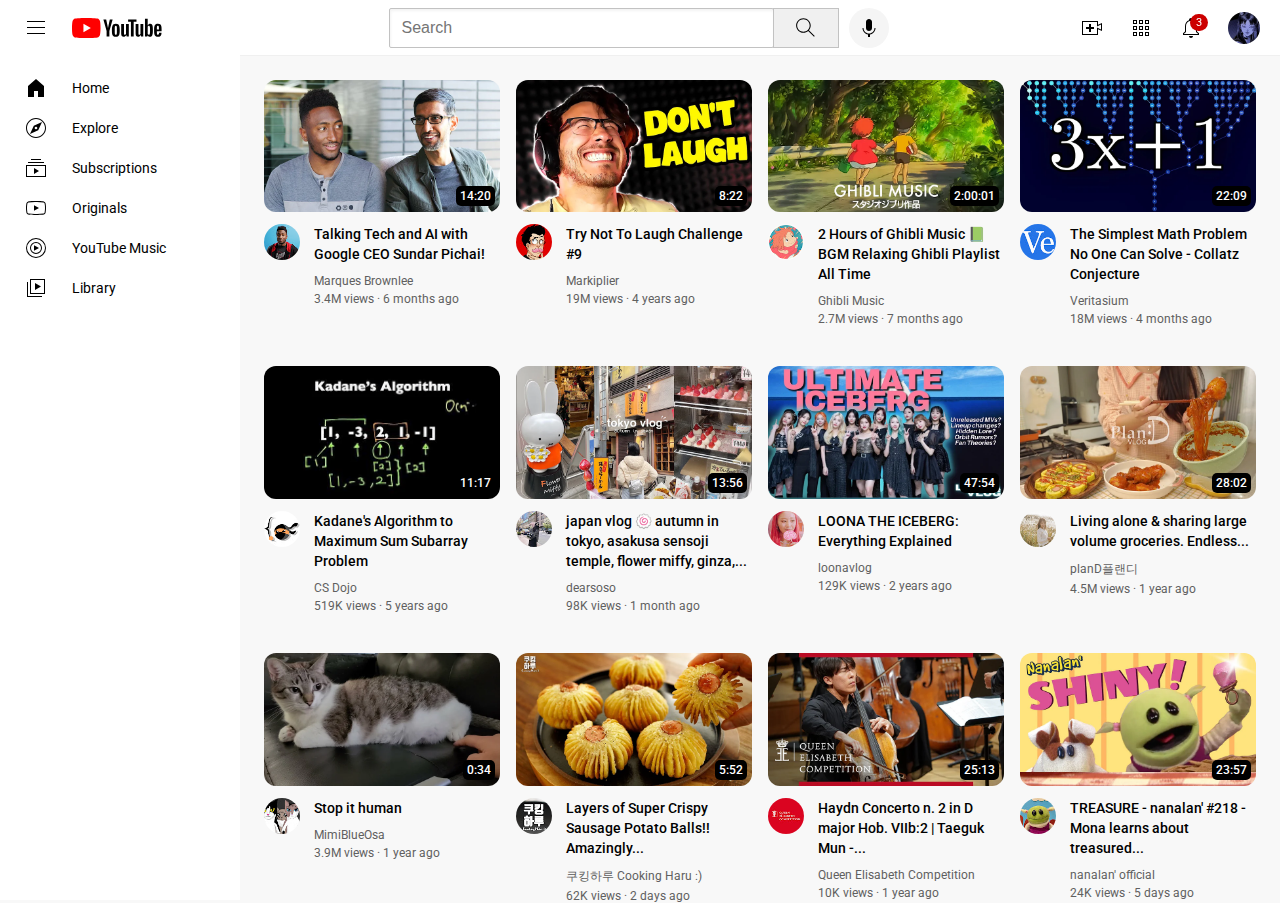
<file: index.html>
<!DOCTYPE html>
<html lang="en">
<head>
   <title>YouTube.com Clone</title>
   <link rel="preconnect" href="https://fonts.googleapis.com">
   <link rel="preconnect" href="https://fonts.gstatic.com" crossorigin>
   <link href="https://fonts.googleapis.com/css2?family=Roboto:wght@400;500;700&display=swap" rel="stylesheet">

   <link rel="stylesheet" href="styles/general.css">
   <link rel="stylesheet" href="styles/header.css">
   <link rel="stylesheet" href="styles/video.css">
   <link rel="stylesheet" href="styles/sidebar.css">
</head>
<body>
   <header class="header">
      <div class="left-section">
         <img class="hamburger-menu" src="icons/hamburger-menu.svg">
         <img class="youtube-logo" src="icons/youtube-logo.svg">
      </div>
      <div class="middle-section">
         <input class="search-bar" type="text" placeholder="Search">
         <button class="search-button">
            <img class="search-icon" src="icons/search.svg">
            <div class="tooltip">Search</div>
         </button>
         <button class="voice-search-button">
            <img class="voice-search-icon" src="icons/voice-search-icon.svg">
            <div class="tooltip">Search with your voice</div>
         </button>
      </div>
      <div class="right-section">
         <div class="upload-icon-container">
            <img class="upload-icon" src="icons/upload.svg">
            <div class="tooltip">Create</div>
         </div>
         <div class="youtube-apps-icon-container">
            <img class="youtube-apps-icon" src="icons/youtube-apps.svg">
            <div class="tooltip">YouTube apps</div>
         </div>
         <div class="notifications-icon-container">
            <img class="notifications-icon" src="icons/notifications.svg">
            <div class="notifications-count">3</div>
            <div class="tooltip">Notifications</div>
         </div>
         <img class="current-user-picture" src="channel-pictures/my-channel.jpg">
      </div>
   </header>

   <nav class="sidebar">
      <div class="sidebar-link">
         <img src="icons/home.svg">
         <div>Home</div>
      </div>
      <div class="sidebar-link">
         <img src="icons/explore.svg">
         <div>Explore</div>
      </div>
      <div class="sidebar-link">
         <img src="icons/subscriptions.svg">
         <div>Subscriptions</div>
      </div>
      <div class="sidebar-link">
         <img src="icons/originals.svg">
         <div>Originals</div>
      </div>
      <div class="sidebar-link">
         <img src="icons/youtube-music.svg">
         <div>YouTube Music</div>
      </div>
      <div class="sidebar-link">
         <img src="icons/library.svg">
         <div>Library</div>
      </div>
   </nav>

   <main>
      <section class="video-grid">
         <div class="video-preview">
            <div class="thumbnail-row">
               <a class="video-title-link" href="https://www.youtube.com/watch?v=n2RNcPRtAiY" target="_blank">
                  <img class="thumbnail" src="thumbnails/thumbnail-1.webp">
               </a>
               <div class="video-time">14:20</div>
            </div>
            <div class="video-info-grid">
               <div class="channel-picture">
                  <img class="profile-picture" src="channel-pictures/channel-1.jpeg">
               </div>
               <div class="video-info">
                  <a class="video-title-link" href="https://www.youtube.com/watch?v=n2RNcPRtAiY" target="_blank">
                     <p class="video-title">
                        Talking Tech and AI with Google CEO Sundar Pichai!
                     </p>
                  </a>
                  <p class="video-author">
                     Marques Brownlee
                  </p>
                  <p class="video-stats">
                     3.4M views &centerdot; 6 months ago
                  </p>
               </div>
            </div>
         </div>
      
         <div class="video-preview">
            <div class="thumbnail-row">
               <a class="video-title-link" href="https://www.youtube.com/watch?v=mP0RAo9SKZk" target="_blank">
                  <img class="thumbnail" src="thumbnails/thumbnail-2.webp">
               </a>
               <div class="video-time">8:22</div>
            </div>
            <div class="video-info-grid">
               <div class="channel-picture">
                  <img class="profile-picture" src="channel-pictures/channel-2.jpeg">
               </div>
               <div class="video-info">
                  <a class="video-title-link" href="https://www.youtube.com/watch?v=mP0RAo9SKZk" target="_blank">
                     <p class="video-title">
                        Try Not To Laugh Challenge #9
                     </p>
                  </a>
                  <p class="video-author">
                     Markiplier
                  </p>
                  <p class="video-stats">
                     19M views &centerdot; 4 years ago
                  </p>
               </div>
            </div>
         </div>
      
         <div class="video-preview">
            <div class="thumbnail-row">
               <a class="video-title-link" href="https://www.youtube.com/watch?v=qslT-yj9Oy8" target="_blank">
                  <img class="thumbnail" src="thumbnails/thumbnail-3.webp">
               </a>
               <div class="video-time">2:00:01</div>
            </div>
            <div class="video-info-grid">
               <div class="channel-picture">
                  <img class="profile-picture" src="channel-pictures/channel-3.jpg">
               </div>
               <div class="video-info">
                  <a class="video-title-link" href="https://www.youtube.com/watch?v=qslT-yj9Oy8" target="_blank">
                     <p class="video-title">
                        2 Hours of Ghibli Music 📗 BGM Relaxing Ghibli Playlist All Time
                     </p>
                  </a>
                  <p class="video-author">
                     Ghibli Music
                  </p>
                  <p class="video-stats">
                     2.7M views &centerdot; 7 months ago
                  </p>
               </div>
            </div>
         </div>
      
         <div class="video-preview">
            <div class="thumbnail-row">
               <a class="video-title-link" href="https://www.youtube.com/watch?v=094y1Z2wpJg" target="_blank">
                  <img class="thumbnail" src="thumbnails/thumbnail-4.webp">
               </a>
               <div class="video-time">22:09</div>
            </div>
            <div class="video-info-grid">
               <div class="channel-picture">
                  <img class="profile-picture" src="channel-pictures/channel-4.jpeg">
               </div>
               <div class="video-info">
                  <a class="video-title-link" href="https://www.youtube.com/watch?v=094y1Z2wpJg" target="_blank">
                     <p class="video-title">
                        The Simplest Math Problem No One Can Solve - Collatz Conjecture
                     </p>
                  </a>
                  <p class="video-author">
                     Veritasium
                  </p>
                  <p class="video-stats">
                     18M views &centerdot; 4 months ago
                  </p>
               </div>
            </div>
         </div>
      
         <div class="video-preview">
            <div class="thumbnail-row">
               <a class="video-title-link" href="https://www.youtube.com/watch?v=86CQq3pKSUw" target="_blank">
                  <img class="thumbnail" src="thumbnails/thumbnail-5.webp">
               </a>
               <div class="video-time">11:17</div>
            </div>
            <div class="video-info-grid">
               <div class="channel-picture">
                  <img class="profile-picture" src="channel-pictures/channel-5.jpeg">
               </div>
               <div class="video-info">
                  <a class="video-title-link" href="https://www.youtube.com/watch?v=86CQq3pKSUw" target="_blank">
                     <p class="video-title">
                        Kadane's Algorithm to Maximum Sum Subarray Problem
                     </p>
                  </a>
                  <p class="video-author">
                     CS Dojo
                  </p>
                  <p class="video-stats">
                     519K views &centerdot; 5 years ago
                  </p>
               </div>
            </div>
         </div>
      
         <div class="video-preview">
            <div class="thumbnail-row">
               <a class="video-title-link" href="https://www.youtube.com/watch?v=giKL9ODmIjk" target="_blank">
                  <img class="thumbnail" src="thumbnails/thumbnail-6.webp">
               </a>
               <div class="video-time">13:56</div>
            </div>
            <div class="video-info-grid">
               <div class="channel-picture">
                  <img class="profile-picture" src="channel-pictures/channel-6.jpg">
               </div>
               <div class="video-info">
                  <a class="video-title-link" href="https://www.youtube.com/watch?v=giKL9ODmIjk" target="_blank">
                     <p class="video-title">
                        japan vlog 🍥 autumn in tokyo, asakusa sensoji temple, flower miffy, ginza,...
                     </p>
                  </a>
                  <p class="video-author">
                     dearsoso
                  </p>
                  <p class="video-stats">
                     98K views &centerdot; 1 month ago
                  </p>
               </div>
            </div>
         </div>

         <div class="video-preview">
            <div class="thumbnail-row">
               <a class="video-title-link" href="https://www.youtube.com/watch?v=xrE5-lYB3wc" target="_blank">
                  <img class="thumbnail" src="thumbnails/thumbnail-7.webp">
               </a>
               <div class="video-time">47:54</div>
            </div>
            <div class="video-info-grid">
               <div class="channel-picture">
                  <img class="profile-picture" src="channel-pictures/channel-7.jpg">
               </div>
               <div class="video-info">
                  <a class="video-title-link" href="https://www.youtube.com/watch?v=xrE5-lYB3wc" target="_blank">
                     <p class="video-title">
                        LOONA THE ICEBERG: Everything Explained
                     </p>
                  </a>
                  <p class="video-author">
                     loonavlog
                  </p>
                  <p class="video-stats">
                     129K views &centerdot; 2 years ago
                  </p>
               </div>
            </div>
         </div>

         <div class="video-preview">
            <div class="thumbnail-row">
               <a class="video-title-link" href="https://www.youtube.com/watch?v=yVQLUjYA61Q" target="_blank">
                  <img class="thumbnail" src="thumbnails/thumbnail-8.webp">
               </a>
               <div class="video-time">28:02</div>
            </div>
            <div class="video-info-grid">
               <div class="channel-picture">
                  <img class="profile-picture" src="channel-pictures/channel-8.jpg">
               </div>
               <div class="video-info">
                  <a class="video-title-link" href="https://www.youtube.com/watch?v=yVQLUjYA61Q" target="_blank">
                     <p class="video-title">
                        Living alone & sharing large volume groceries. Endless...
                     </p>
                  </a>
                  <p class="video-author">
                     planD플랜디
                  </p>
                  <p class="video-stats">
                     4.5M views &centerdot; 1 year ago
                  </p>
               </div>
            </div>
         </div>

         <div class="video-preview">
            <div class="thumbnail-row">
               <a class="video-title-link" href="https://www.youtube.com/watch?v=4ezz8TsN82Y" target="_blank">
                  <img class="thumbnail" src="thumbnails/thumbnail-9.webp">
               </a>
               <div class="video-time">0:34</div>
            </div>
            <div class="video-info-grid">
               <div class="channel-picture">
                  <img class="profile-picture" src="channel-pictures/channel-9.jpg">
               </div>
               <div class="video-info">
                  <a class="video-title-link" href="https://www.youtube.com/watch?v=4ezz8TsN82Y" target="_blank">
                     <p class="video-title">
                        Stop it human
                     </p>
                  </a>
                  <p class="video-author">
                     MimiBlueOsa
                  </p>
                  <p class="video-stats">
                     3.9M views &centerdot; 1 year ago
                  </p>
               </div>
            </div>
         </div>

         <div class="video-preview">
            <div class="thumbnail-row">
               <a class="video-title-link" href="https://www.youtube.com/watch?v=w8mmWfdd2B4" target="_blank">
                  <img class="thumbnail" src="thumbnails/thumbnail-10.webp">
               </a>
               <div class="video-time">5:52</div>
            </div>
            <div class="video-info-grid">
               <div class="channel-picture">
                  <img class="profile-picture" src="channel-pictures/channel-10.jpg">
               </div>
               <div class="video-info">
                  <a class="video-title-link" href="https://www.youtube.com/watch?v=w8mmWfdd2B4" target="_blank">
                     <p class="video-title">
                        Layers of Super Crispy Sausage Potato Balls!! Amazingly...
                     </p>
                  </a>
                  <p class="video-author">
                     쿠킹하루 Cooking Haru :)
                  </p>
                  <p class="video-stats">
                     62K views &centerdot; 2 days ago
                  </p>
               </div>
            </div>
         </div>

         <div class="video-preview">
            <div class="thumbnail-row">
               <a class="video-title-link" href="https://www.youtube.com/watch?v=ERiy9L_S8MQ" target="_blank">
                  <img class="thumbnail" src="thumbnails/thumbnail-11.webp">
               </a>
               <div class="video-time">25:13</div>
            </div>
            <div class="video-info-grid">
               <div class="channel-picture">
                  <img class="profile-picture" src="channel-pictures/channel-11.jpg">
               </div>
               <div class="video-info">
                  <a class="video-title-link" href="https://www.youtube.com/watch?v=ERiy9L_S8MQ" target="_blank">
                     <p class="video-title">
                        Haydn Concerto n. 2 in D major Hob. VIIb:2 | Taeguk Mun -...
                     </p>
                  </a>
                  <p class="video-author">
                     Queen Elisabeth Competition
                  </p>
                  <p class="video-stats">
                     10K views &centerdot; 1 year ago
                  </p>
               </div>
            </div>
         </div>

         <div class="video-preview">
            <div class="thumbnail-row">
               <a class="video-title-link" href="https://www.youtube.com/watch?v=PSBJtQ2sVeo" target="_blank">
                  <img class="thumbnail" src="thumbnails/thumbnail-12.webp">
               </a>
               <div class="video-time">23:57</div>
            </div>
            <div class="video-info-grid">
               <div class="channel-picture">
                  <img class="profile-picture" src="channel-pictures/channel-12.jpg">
               </div>
               <div class="video-info">
                  <a class="video-title-link" href="https://www.youtube.com/watch?v=PSBJtQ2sVeo" target="_blank">
                     <p class="video-title">
                        TREASURE - nanalan' #218 - Mona learns about treasured...
                     </p>
                  </a>
                  <p class="video-author">
                     nanalan' official
                  </p>
                  <p class="video-stats">
                     24K views &centerdot; 5 days ago
                  </p>
               </div>
            </div>
         </div>
      </section>
   </main>
</body>
</html>
</file>
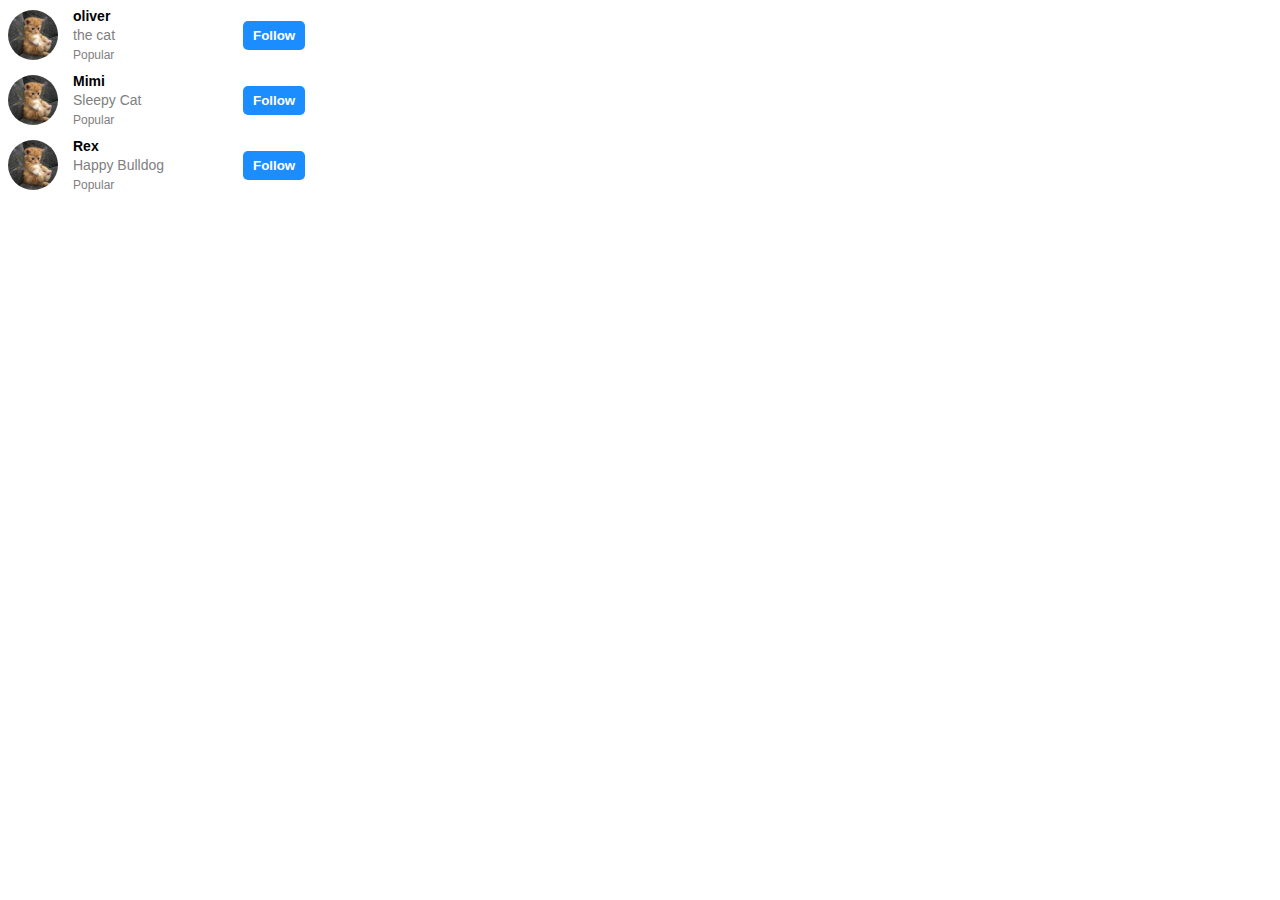
<file: 12.html>
<!DOCTYPE html>
<html lang="en">
<head>
   <title>Exercise 12</title>
   <style>
      p {
         font-family: Arial;
         margin-top: 0;
         margin-bottom: 0;
      }

      .row {
         display: flex;
         flex-direction: row;
         align-items: center;
         margin-bottom: 11px;
      }
      
      .profile-picture {
         width: 50px;
         border-radius: 25px;
         margin-right: 15px;
      }

      .info {
         width: 170px;
      }

      .name {
         font-weight: bold;
         font-size: 14px;
         margin-bottom: 3px;
      }

      .handle {
         font-size: 14px;
         color: gray;
         margin-bottom: 5px;
      }

      .category {
         font-size: 12px;
         color: gray;
      }

      .follow-button {
         background-color: rgb(27, 141, 255);
         color: white;
         border: none;
         padding: 7px 10px 7px 10px;
         border-radius: 5px;
         font-weight: bold;
         cursor: pointer;
      }
   </style>
</head>
<body>
   <div class="row">
      <image class="profile-picture" src="/cat.jpg">
      <div class="info">
         <p class="name">oliver</p>
         <p class="handle">the cat</p>
         <p class="category">Popular</p>
      </div>
      <button class="follow-button">Follow</button>
   </div>

   <div class="row">
      <image class="profile-picture" src="/cat.jpg">
      <div class="info">
         <p class="name">Mimi</p>
         <p class="handle">Sleepy Cat</p>
         <p class="category">Popular</p>
      </div>
      <button class="follow-button">Follow</button>
   </div>

   <div class="row">
      <image class="profile-picture" src="/cat.jpg">
      <div class="info">
         <p class="name">Rex</p>
         <p class="handle">Happy Bulldog</p>
         <p class="category">Popular</p>
      </div>
      <button class="follow-button">Follow</button>
   </div>
</body>
</html>
</file>
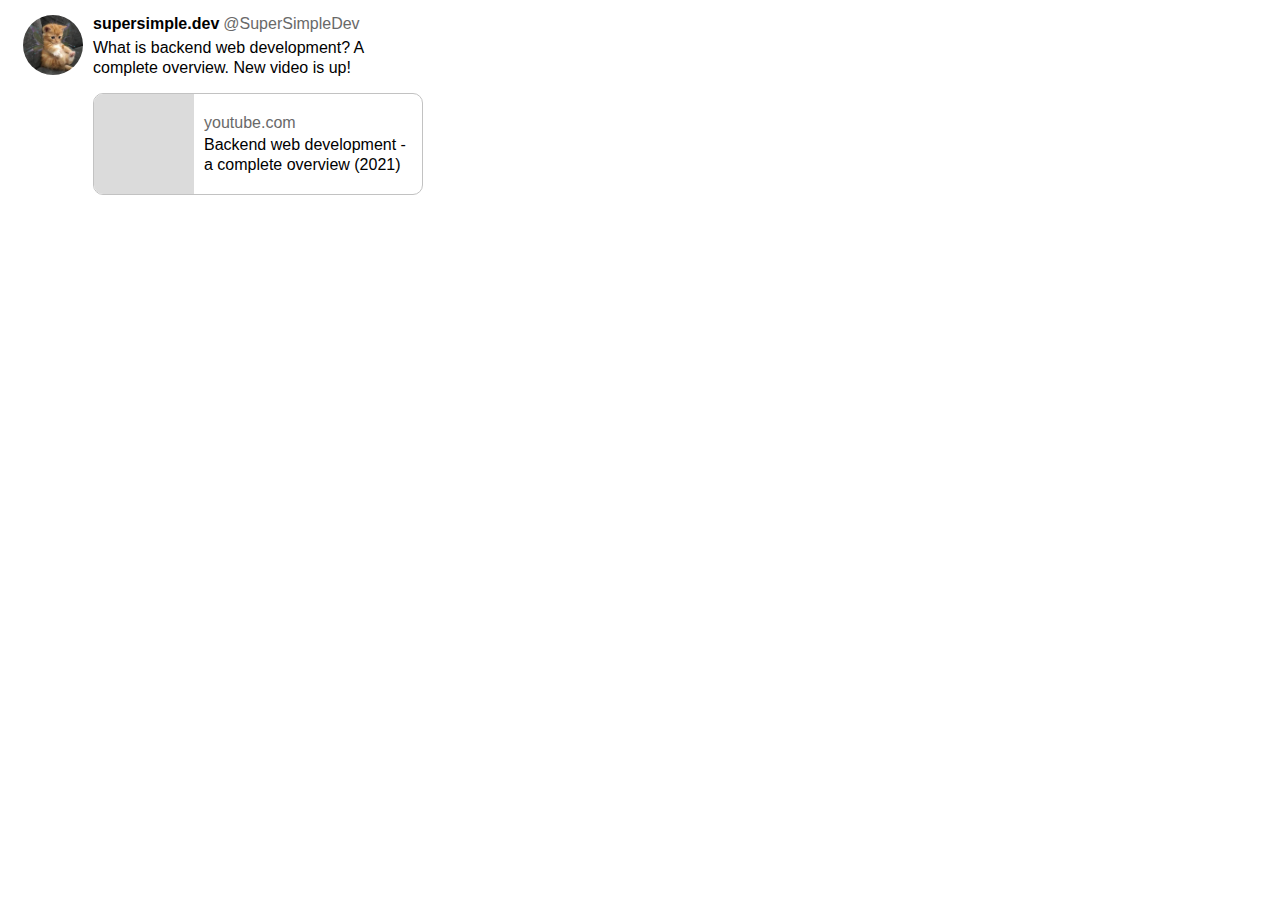
<file: 13.html>
<!DOCTYPE html>
<html lang="en">
<head>
   <title>Exercise 13</title>
   <style>
      div {
         font-family: Arial;
         margin-top: 0;
         margin-bottom: 0;
      }
      
      .container {
         width: 400px;
         display: flex;
         margin-top: 15px;
         margin-left: 15px;
      }

      .profile-pic-column {
         margin-right: 10px;
      }

      .profile-pic {
         width: 60px;
         border-radius: 30px;
      }

      .tweet-column {
         flex: 1;
      }

      .username-row {
         display: flex;
         margin-bottom: 5px;
      }

      .tweet-author {
         margin-right: 4px;
         font-weight: bold;
      }

      .tweet-author-handle {
         color: rgb(105, 105, 105);
      }

      .tweet-content {
         line-height: 20px;
         margin-bottom: 15px;
      }

      .media-container {
         display: flex;
         align-items: center;
         border-style: solid;
         border-radius: 10px;
         border-width: 1px;
         border-color: rgb(194, 194, 194);
         overflow: hidden;
      }

      .media-thumbnail {
         width: 100px;
         height: 100px;
         background-color: rgb(219, 219, 219);
         margin-right: 10px;
      }

      .media-info {
         flex: 1;
      }

      .website {
         color: rgb(105, 105, 105);
         margin-bottom: 3px;
      }

      .title {
         line-height: 20px;
         margin-right: 10px;
      }
   </style>
</head>
<body>
   <div class="container">
      <div class="profile-pic-column">
         <img class="profile-pic" src="/cat.jpg">
      </div>

      <div class="tweet-column">
         <div class="username-row">
            <div class="tweet-author">supersimple.dev</div>
            <div class="tweet-author-handle">@SuperSimpleDev</div>
         </div>

         <div class="tweet-content">
            What is backend web development? A complete overview. New video is up!
         </div>

         <div class="media-container">
            <div class="media-thumbnail"></div>
            <div class="media-info">
               <div class="website">youtube.com</div>
               <div class="title">Backend web development - a complete overview (2021)</div>
            </div>
         </div>
      </div>
   </div>
</body>
</html>
</file>
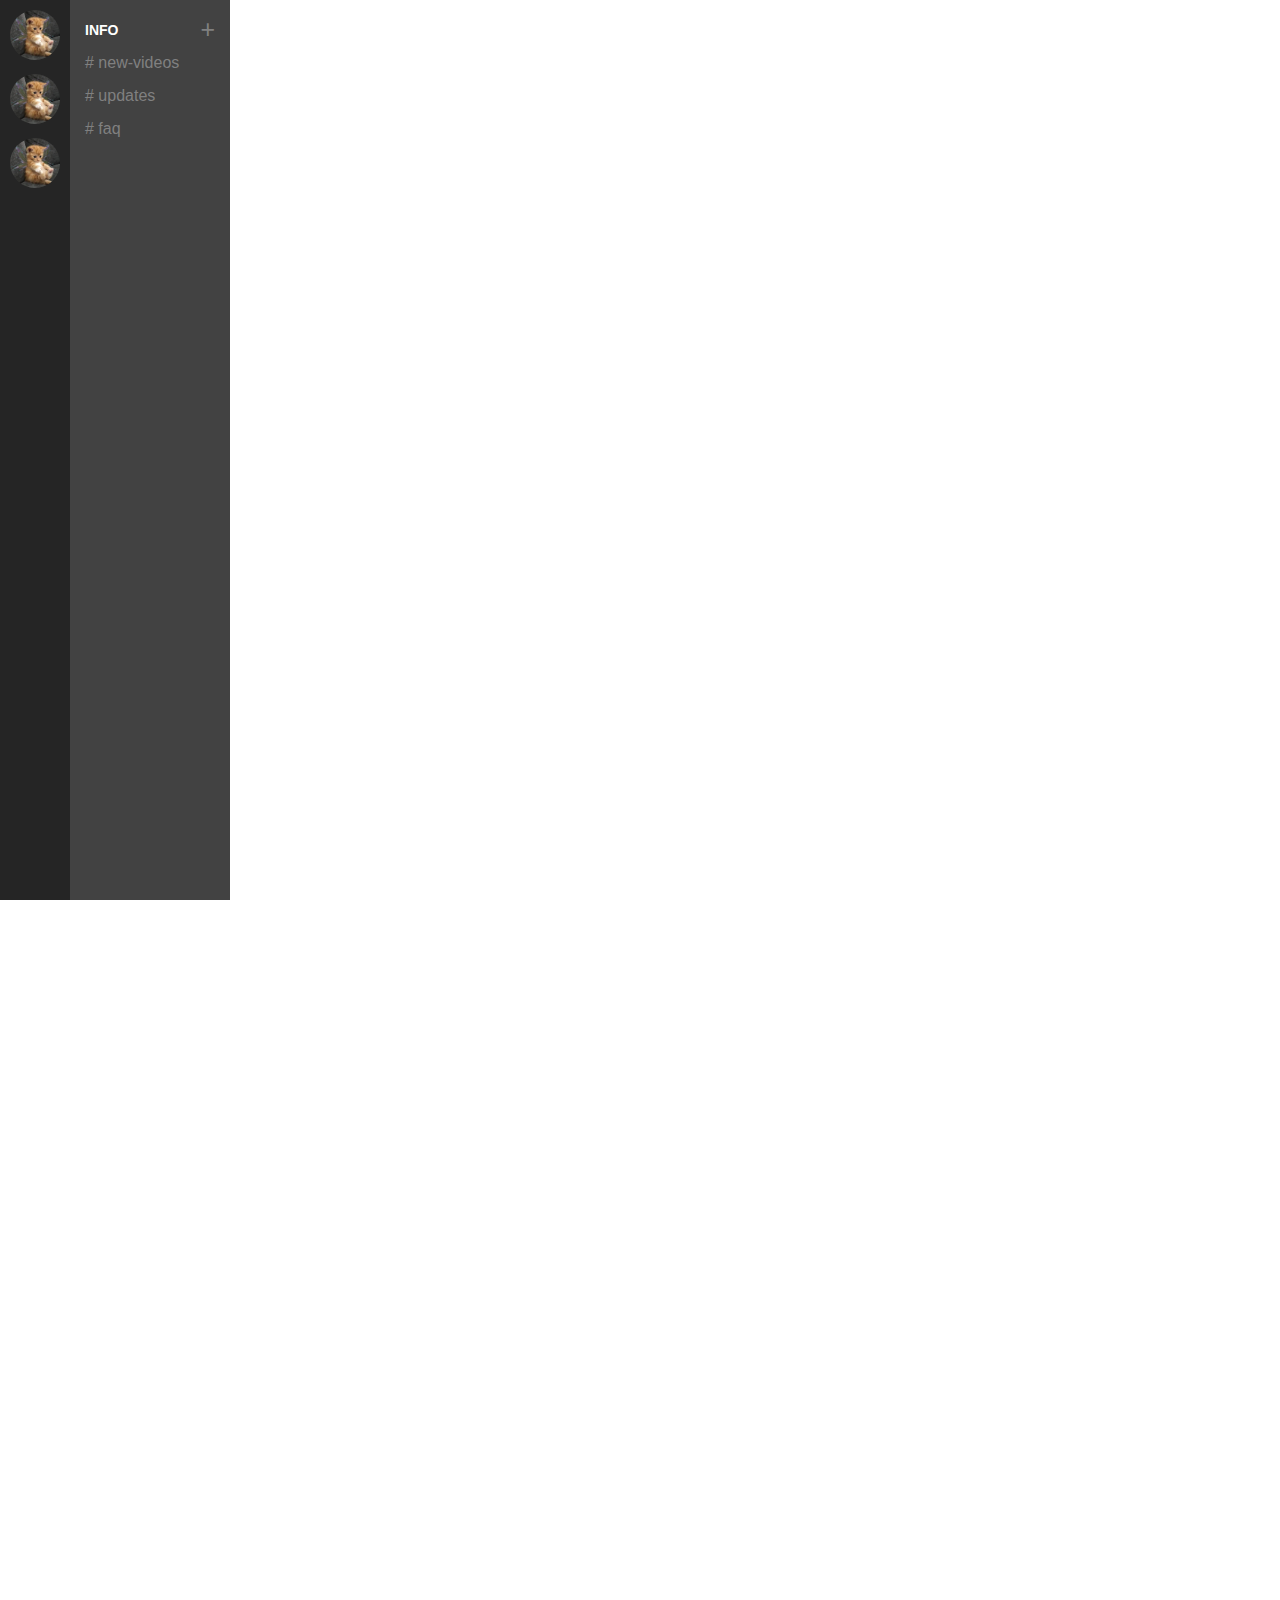
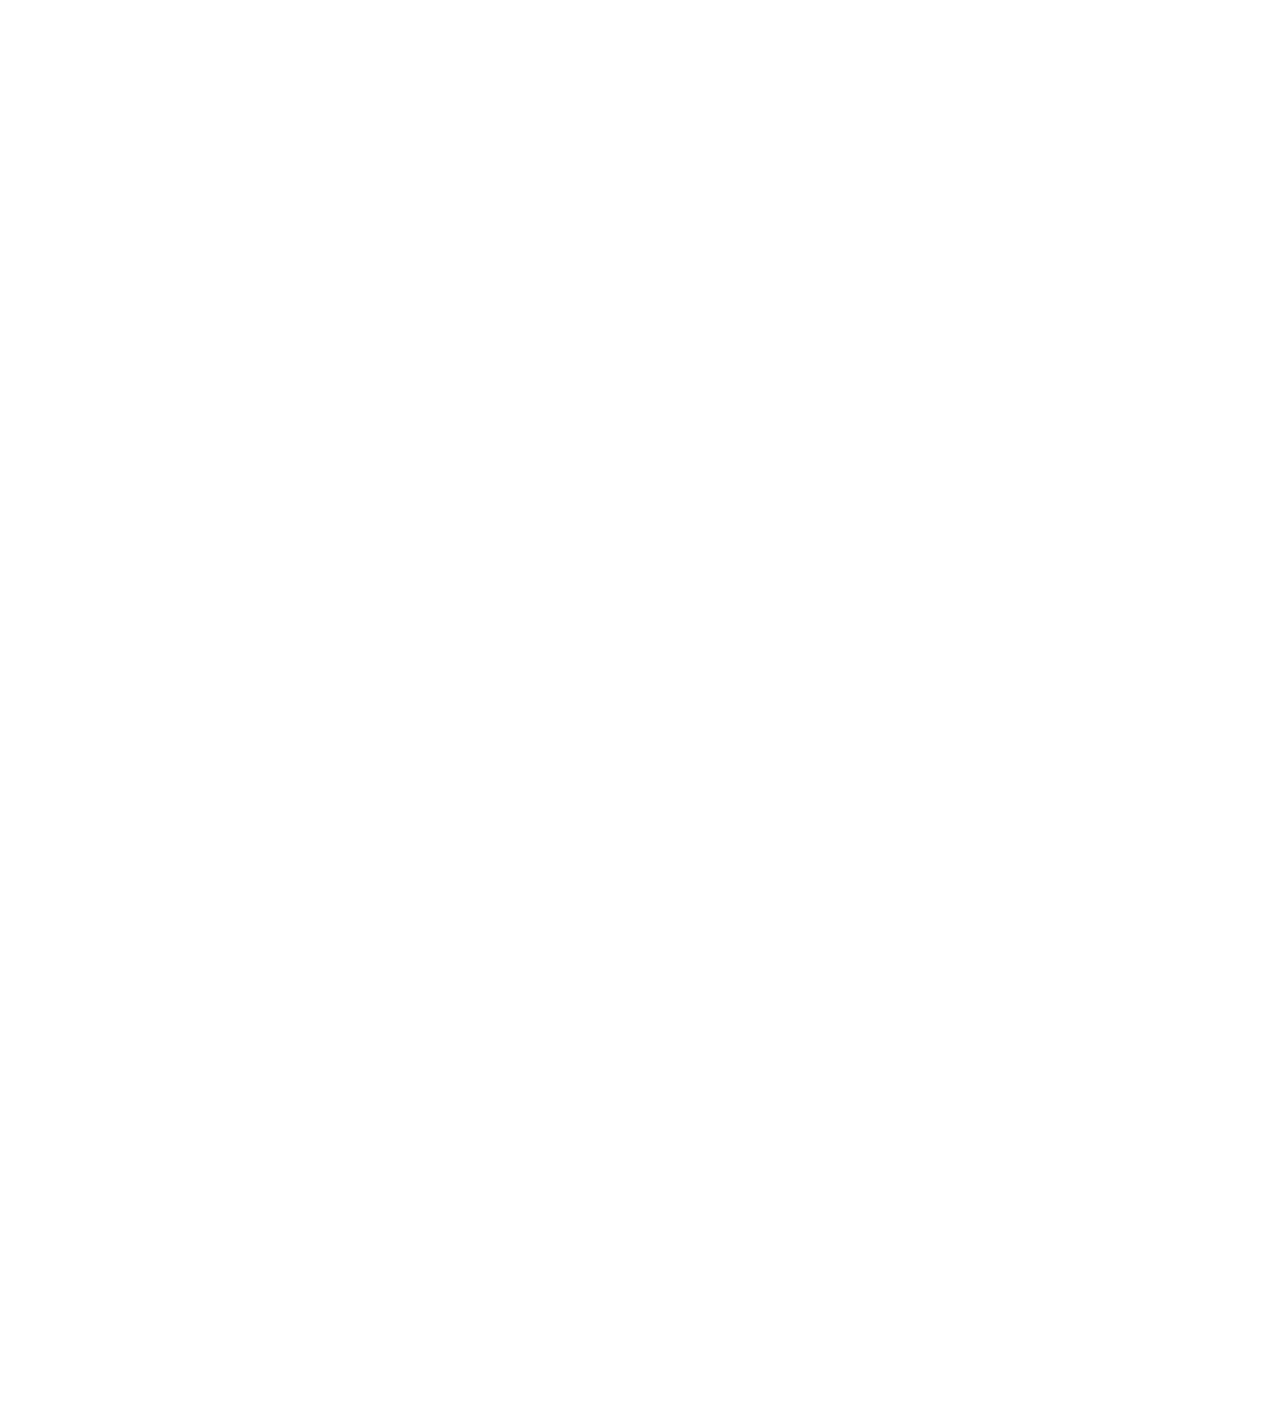
<file: 14.html>
<!DOCTYPE html>
<html lang="en">
<head>
   <title>Exercise 14</title>
   <style>
      body {
         height: 3000px;
      }

      div {
         font-family: Arial;
      }

      .sidebar-1 {
         background-color: rgb(37, 37, 37);
         position: fixed;
         top: 0;
         left: 0;
         bottom: 0;
         padding: 10px 10px 0 10px;
         width: 70px;
      }

      .profile-picture {
         width: 50px;
         border-radius: 25px;
         margin-bottom: 10px;
      }

      .sidebar-2 {
         background-color: rgb(66, 66, 66);
         position: fixed;
         top: 0;
         bottom: 0;
         left: 70px;
         padding: 15px 15px 15px 15px;
         width: 130px;
      }

      .header {
         display: flex;
         justify-content: space-between;
         align-items: center;
         margin-bottom: 10px;
      }

      .title {
         color: white;
         font-size: 14px;
         font-weight: bold;
      }

      .create-new {
         color: gray;
         font-size: 25px;
      }

      .channel {
         color: gray;
         margin-bottom: 15px;
      }
   </style>
</head>
<body>
   <div class="sidebar-1">
      <img class="profile-picture" src="/cat.jpg">
      <img class="profile-picture" src="/cat.jpg">
      <img class="profile-picture" src="/cat.jpg">
   </div>
   <div class="sidebar-2">
      <div class="header">
         <div class="title">INFO</div>
         <div class="create-new">+</div>
      </div>
      <div class="channel"># new-videos</div>
      <div class="channel"># updates</div>
      <div class="channel"># faq</div>
   </div>
</body>
</html>
</file>
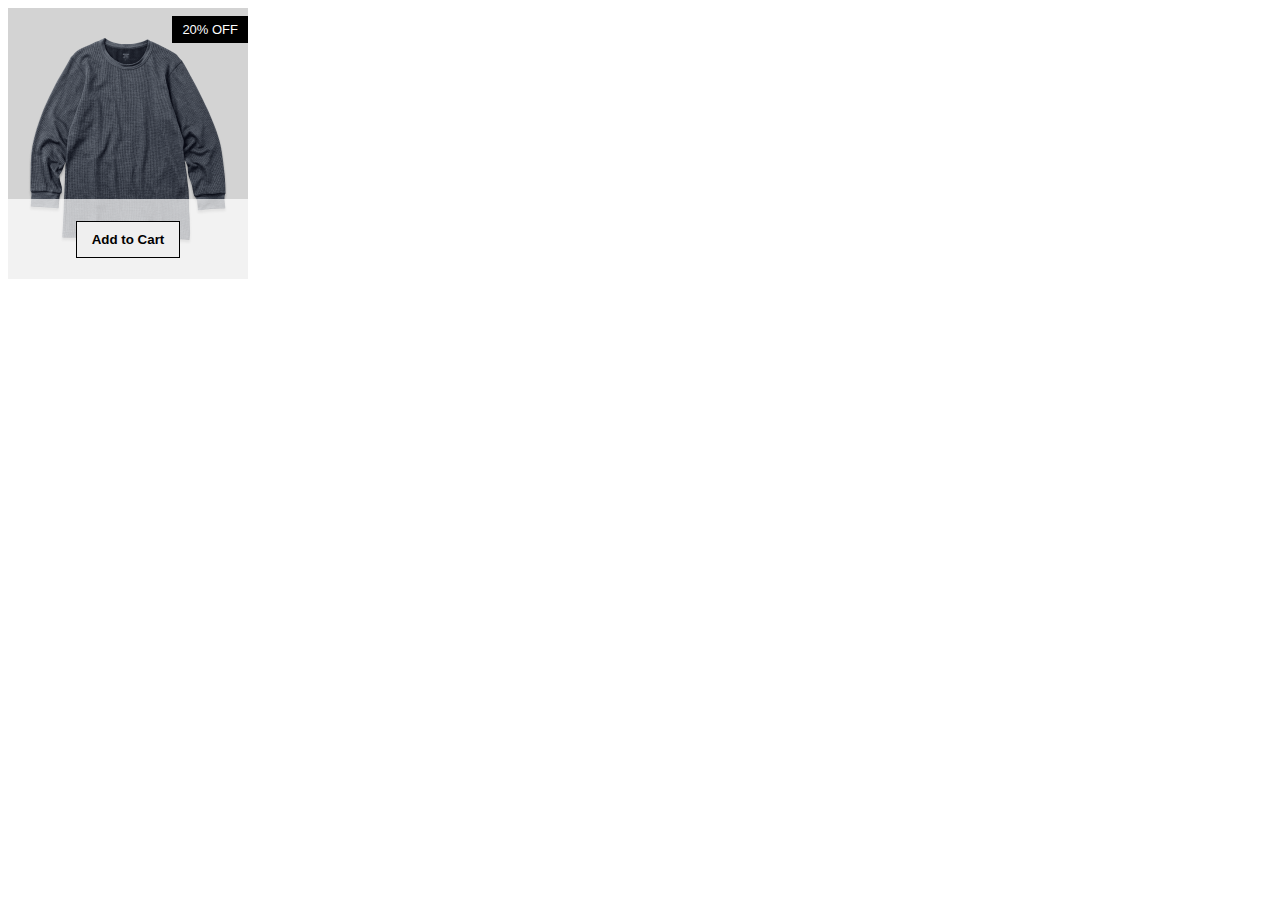
<file: 15.html>
<!DOCTYPE html>
<html lang="en">
<head>
   <title>Exercise 15</title>

   <style>
      .item-container {
         position: relative;
         width: 200px;
         background-color: lightgrey;
         padding: 30px 20px 30px 20px;
      }
      
      .item {
         width: 200px;
      }

      .offer {
         position: absolute;
         top: 8px;
         right: 0;
         background-color: black;
         color: white;
         font-family: Arial;
         font-size: 13px;
         padding: 6px 10px 6px 10px;
      }

      .add-to-cart-container {
         background-color: rgba(255, 255, 255, 0.7);
         position: absolute;
         bottom: 0;
         left: 0;
         right: 0;
         height: 80px;
         display: flex;
         justify-content: center;
         align-items: center;
      }

      .add-to-cart-button {
         border-style: solid;
         border-width: 1.5px;
         padding: 10px 15px 10px 15px;
         font-weight: bold;
         cursor: pointer;
      }
   </style>
</head>
<body>
   <div class="container">
      <div class="item-container">
         <img class="item" src="/clothing.png">
         <div class="offer">20% OFF</div>
         <div class="add-to-cart-container">
            <button class="add-to-cart-button">Add to Cart</button>
         </div>
      </div>
   </div>
</body>
</html>
</file>
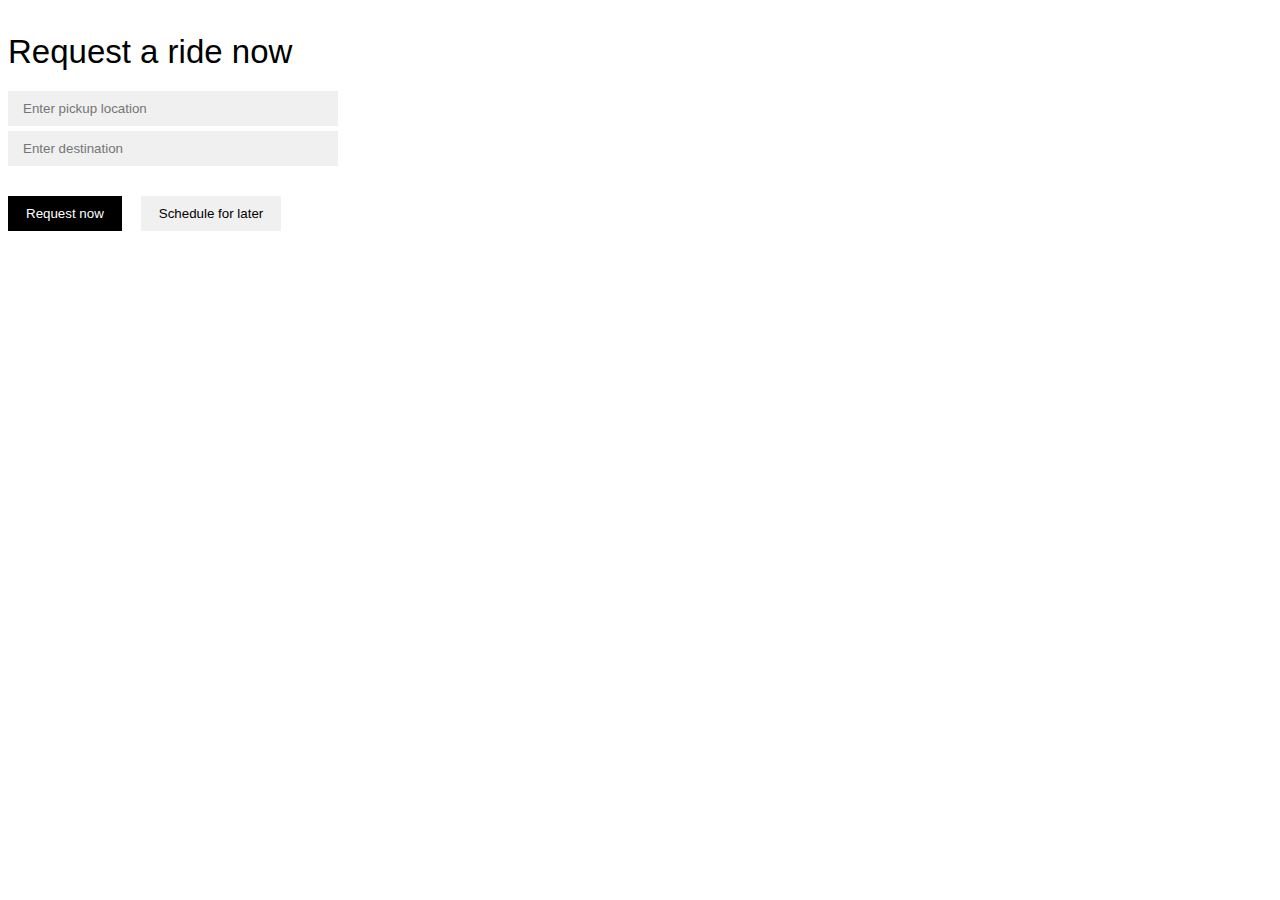
<file: 8.html>
<!DOCTYPE html>
<html lang="en">
<head>
   <link rel="stylesheet" href="8.css">
</head>
<body>
   <p class="title">Request a ride now</p>
   <input class="pickup-field" type="text" placeholder="Enter pickup location">
   <input class="destination-field" type="text" placeholder="Enter destination">
   <button class="request-button">Request now</button>
   <button class="schedule-button">Schedule for later</button>
</body>
</html>
</file>
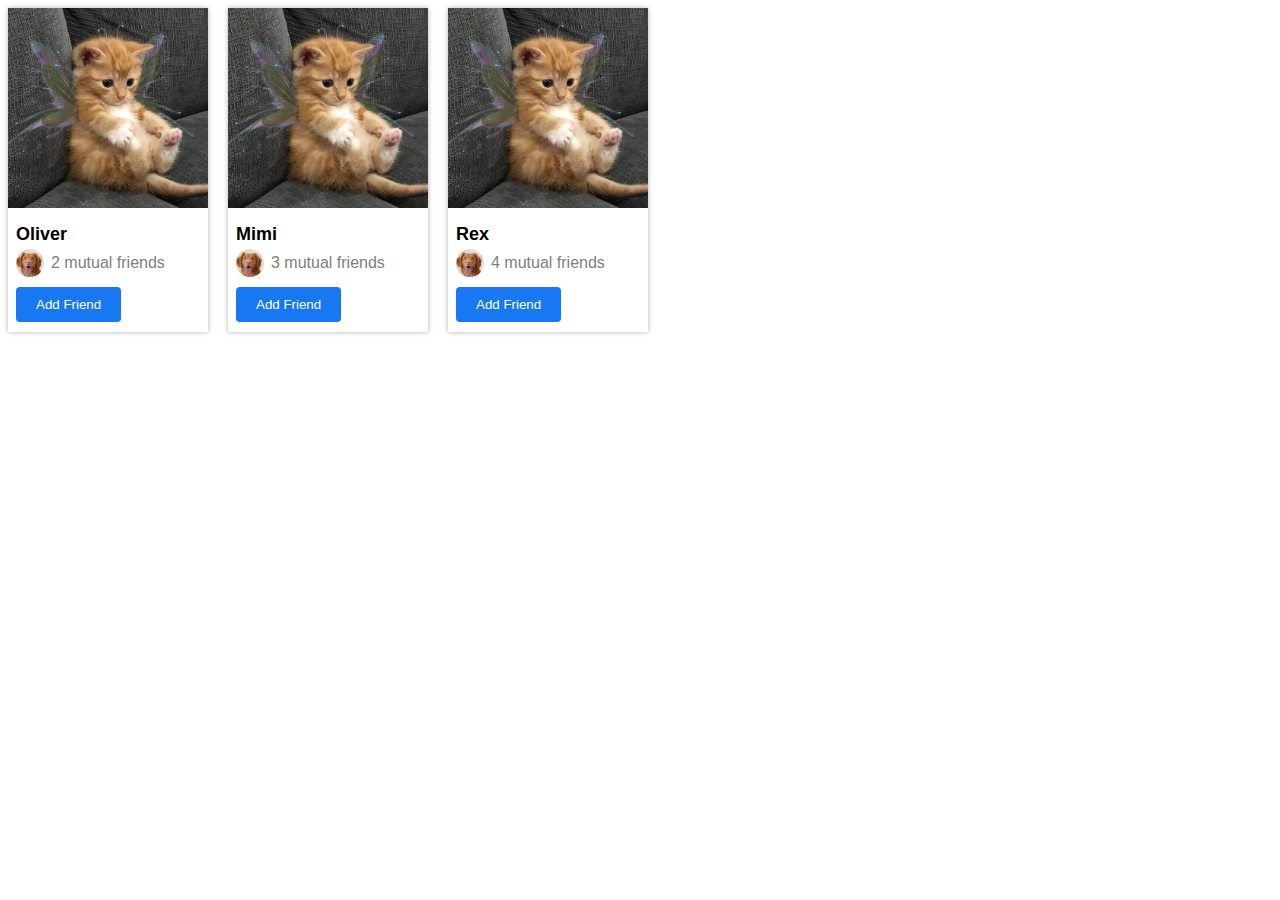
<file: 9g.html>
<!DOCTYPE html>
<html lang="en">
<head>
   <link rel="stylesheet" href="9g.css">
</head>
<body>
   <div class="profile-grid">
      <div class="profile">
         <img class="profile-picture" src="cat.jpg">
         <p class="name">
            Oliver
         </p>
         <div class="mutual-friends-row">
            <img class="mutual-friend-picture" src="dog2.jpeg">
            <p class="mutual-friends">
               2 mutual friends
            </p>
         </div>
         <button class="add-friend-button">
            Add Friend
         </button>
      </div>
   
      <div class="profile">
         <img class="profile-picture" src="cat.jpg">
         <p class="name">
            Mimi
         </p>
         <div class="mutual-friends-row">
            <img class="mutual-friend-picture" src="dog2.jpeg">
            <p class="mutual-friends">
               3 mutual friends
            </p>
         </div>
         <button class="add-friend-button">
            Add Friend
         </button>
      </div>
   
      <div class="profile">
         <img class="profile-picture" src="cat.jpg">
         <p class="name">
            Rex
         </p>
         <div class="mutual-friends-row">
            <img class="mutual-friend-picture" src="dog2.jpeg">
            <p class="mutual-friends">
               4 mutual friends
            </p>
         </div>
         <button class="add-friend-button">
            Add Friend
         </button>
      </div>
   </div>
</body>
</html>
</file>
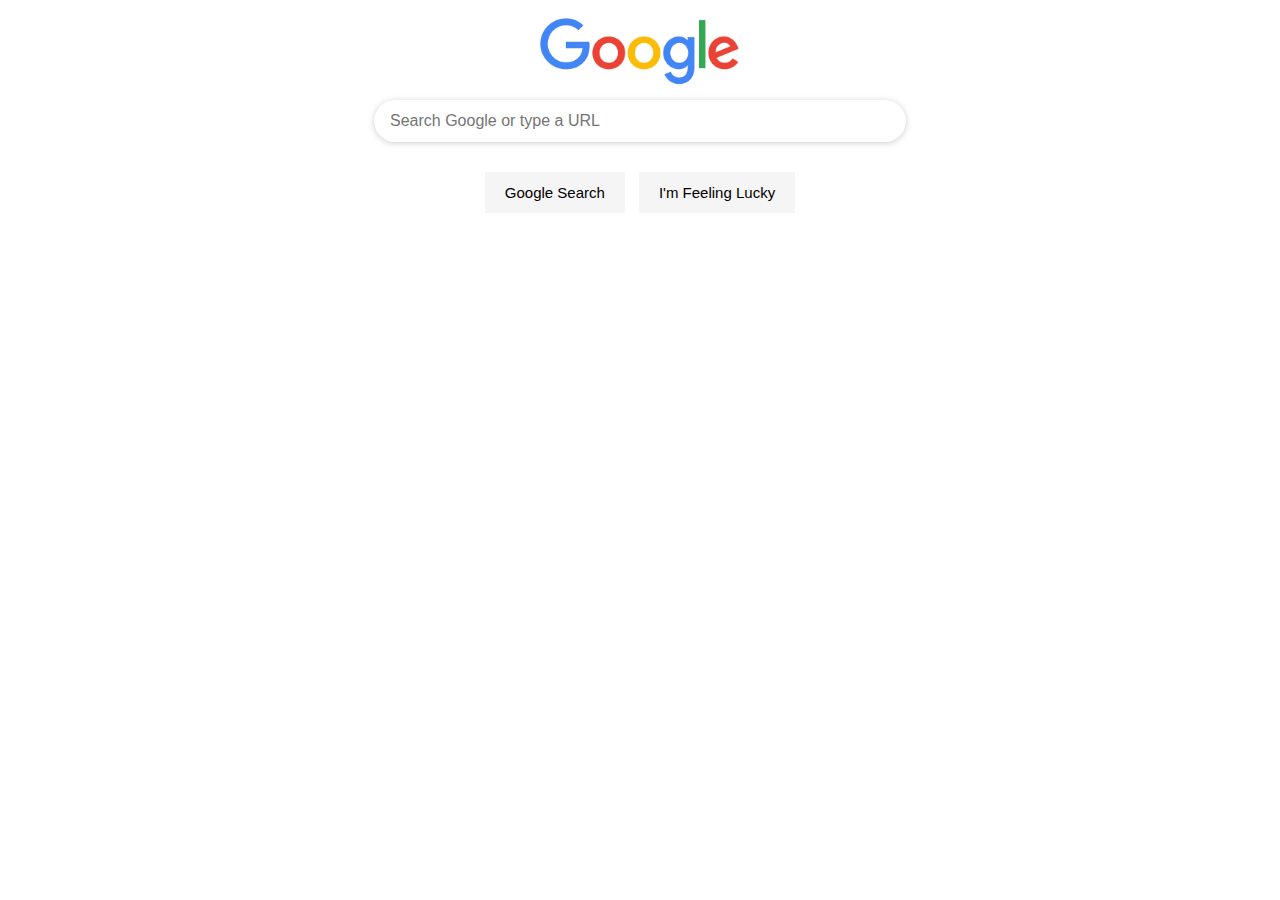
<file: 9h.html>
<!DOCTYPE html>
<html lang="en">
<head>
   <style>
      div {
         text-align: center;
      }

      .google-logo {
         width: 200px;
         margin-top: 10px;
         margin-bottom: 10px;
      }

      .search-box {
         padding: 12px 16px 12px 16px;
         width: 500px;
         font-size: 16px;
         border-radius: 30px;
         border: none;
         box-shadow: 0 1px 6px rgba(0,0,0,0.2);
         margin-bottom: 30px;
      }

      .google-button {
         background-color: rgb(245, 245, 245);
         border: none;
         font-size: 15px;
         padding-top: 12px;
         padding-bottom: 12px;
         padding-left: 20px;
         padding-right: 20px;
      }

      .search-button {
         margin-right: 10px;
      }
   </style>
</head>
<body>
   <div>
      <img class="google-logo" src="google-logo.png">
   </div>
   <div>
      <input class="search-box" type="text" placeholder="Search Google or type a URL">
   </div>
   <div>
      <button class="google-button search-button">Google Search</button>
      <button class="google-button">I'm Feeling Lucky</button>
   </div>
</body>
</html>
</file>
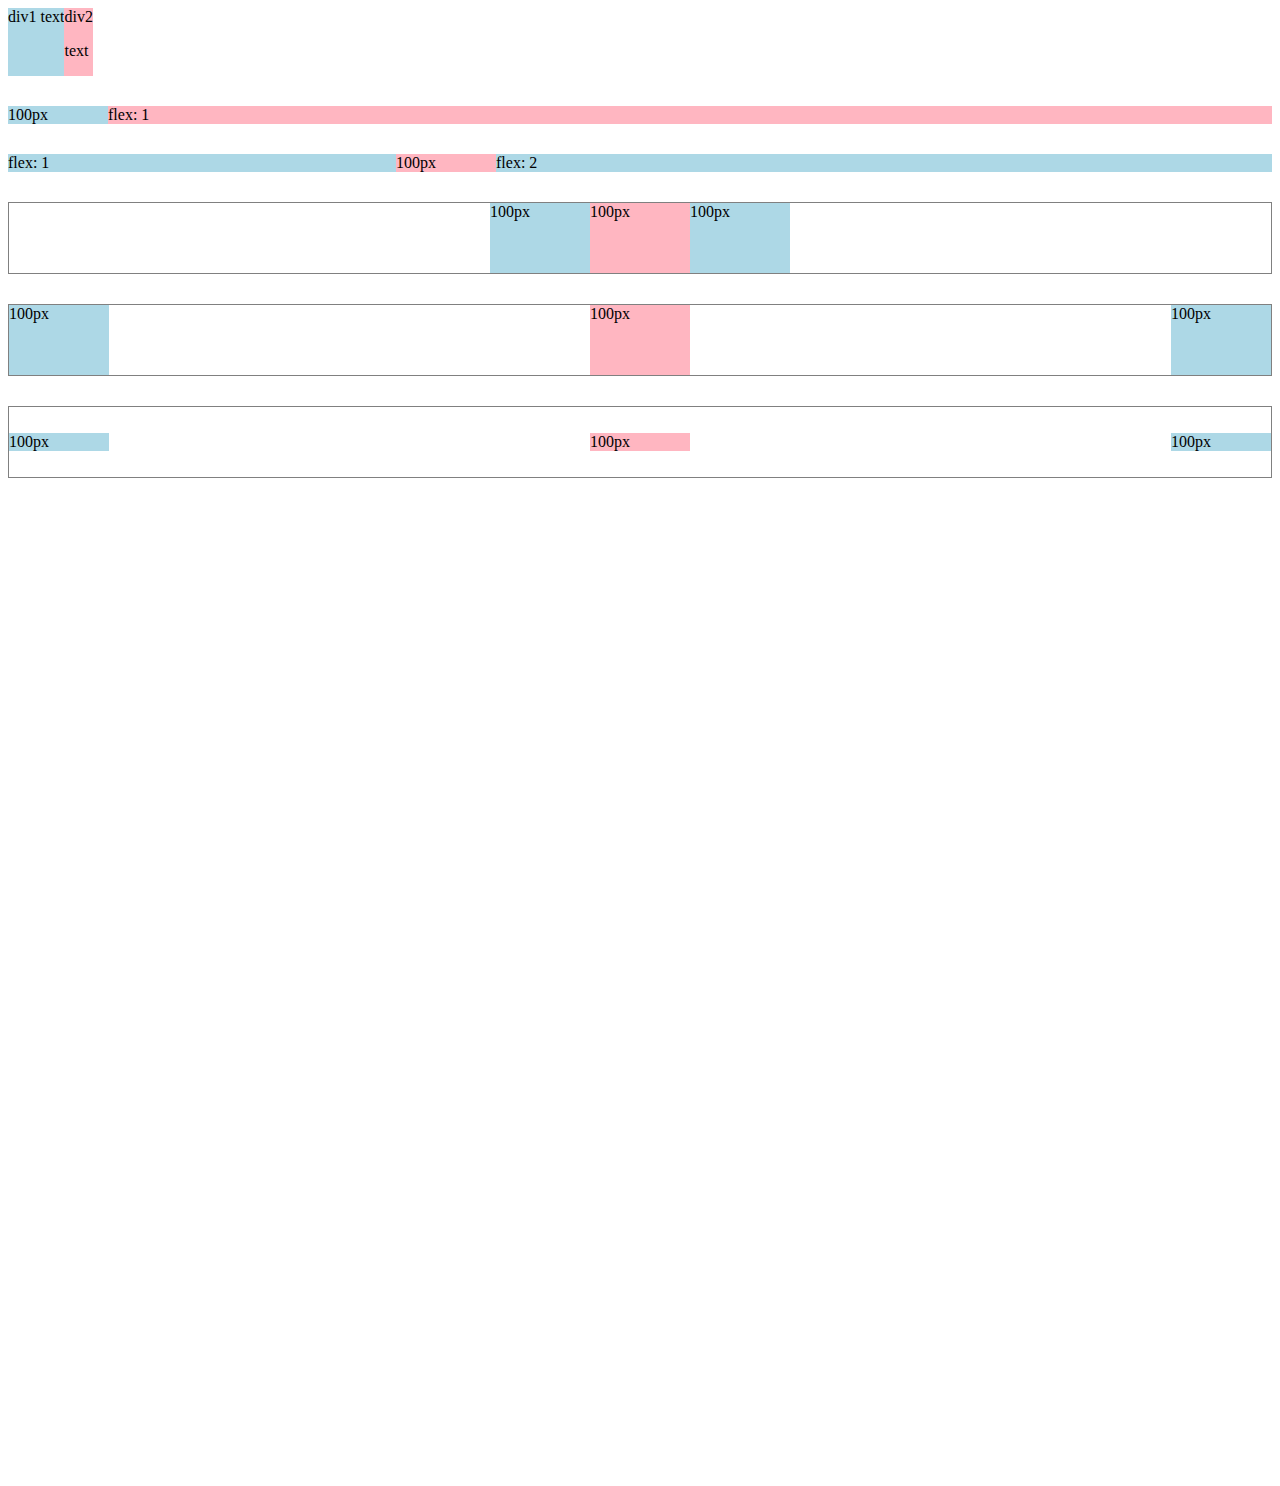
<file: flexbox.html>
<!DOCTYPE html>
<html lang="en">
  <head>
    <title>Flexbox Practice</title>
  </head>
  <body style="padding-bottom: 1000px;">
    <div style="display: flex; flex-direction: row">
      <div style="background-color: lightblue">div1 text</div>
      <div style="background-color: lightpink">
        div2
        <p>text</p>
      </div>
    </div>

    <div style="
      margin-top: 30px;
      display: flex;
      flex-direction: row">
      <div style="
         background-color: lightblue;
         width: 100px;">100px</div>
      <div style="
         background-color: lightpink;
         flex: 1;">
        flex: 1
      </div>
    </div>

    <div style="
      margin-top: 30px;
      display: flex;
      flex-direction: row">
      <div style="
      background-color: lightblue;
      flex: 1;">
      flex: 1
      </div>
      <div style="
         background-color: lightpink;
         width: 100px;">100px</div>
      <div style="
         background-color: lightblue;
         flex: 2;">flex: 2</div>
    </div>

    <div style="
      margin-top: 30px;
      height: 70px;
      border-width: 1px;
      border-style: solid;
      border-color: gray;
      display: flex;
      flex-direction: row;
      justify-content: center;">
      <div style="
      background-color: lightblue;
      width: 100px;">
      100px
      </div>
      <div style="
         background-color: lightpink;
         width: 100px;">100px</div>
      <div style="
         background-color: lightblue;
         width: 100px;">100px</div>
    </div>

    <div style="
      margin-top: 30px;
      height: 70px;
      border-width: 1px;
      border-style: solid;
      border-color: gray;
      display: flex;
      flex-direction: row;
      justify-content: space-between;">
      <div style="
      background-color: lightblue;
      width: 100px;">
      100px
      </div>
      <div style="
         background-color: lightpink;
         width: 100px;">100px</div>
      <div style="
         background-color: lightblue;
         width: 100px;">100px</div>
    </div>

    <div style="
      margin-top: 30px;
      height: 70px;
      border-width: 1px;
      border-style: solid;
      border-color: gray;
      display: flex;
      flex-direction: row;
      justify-content: space-between;
      align-items: center;">
      <div style="
      background-color: lightblue;
      width: 100px;">
      100px
      </div>
      <div style="
         background-color: lightpink;
         width: 100px;">100px</div>
      <div style="
         background-color: lightblue;
         width: 100px;">100px</div>
    </div>
  </body>
</html>
</file>
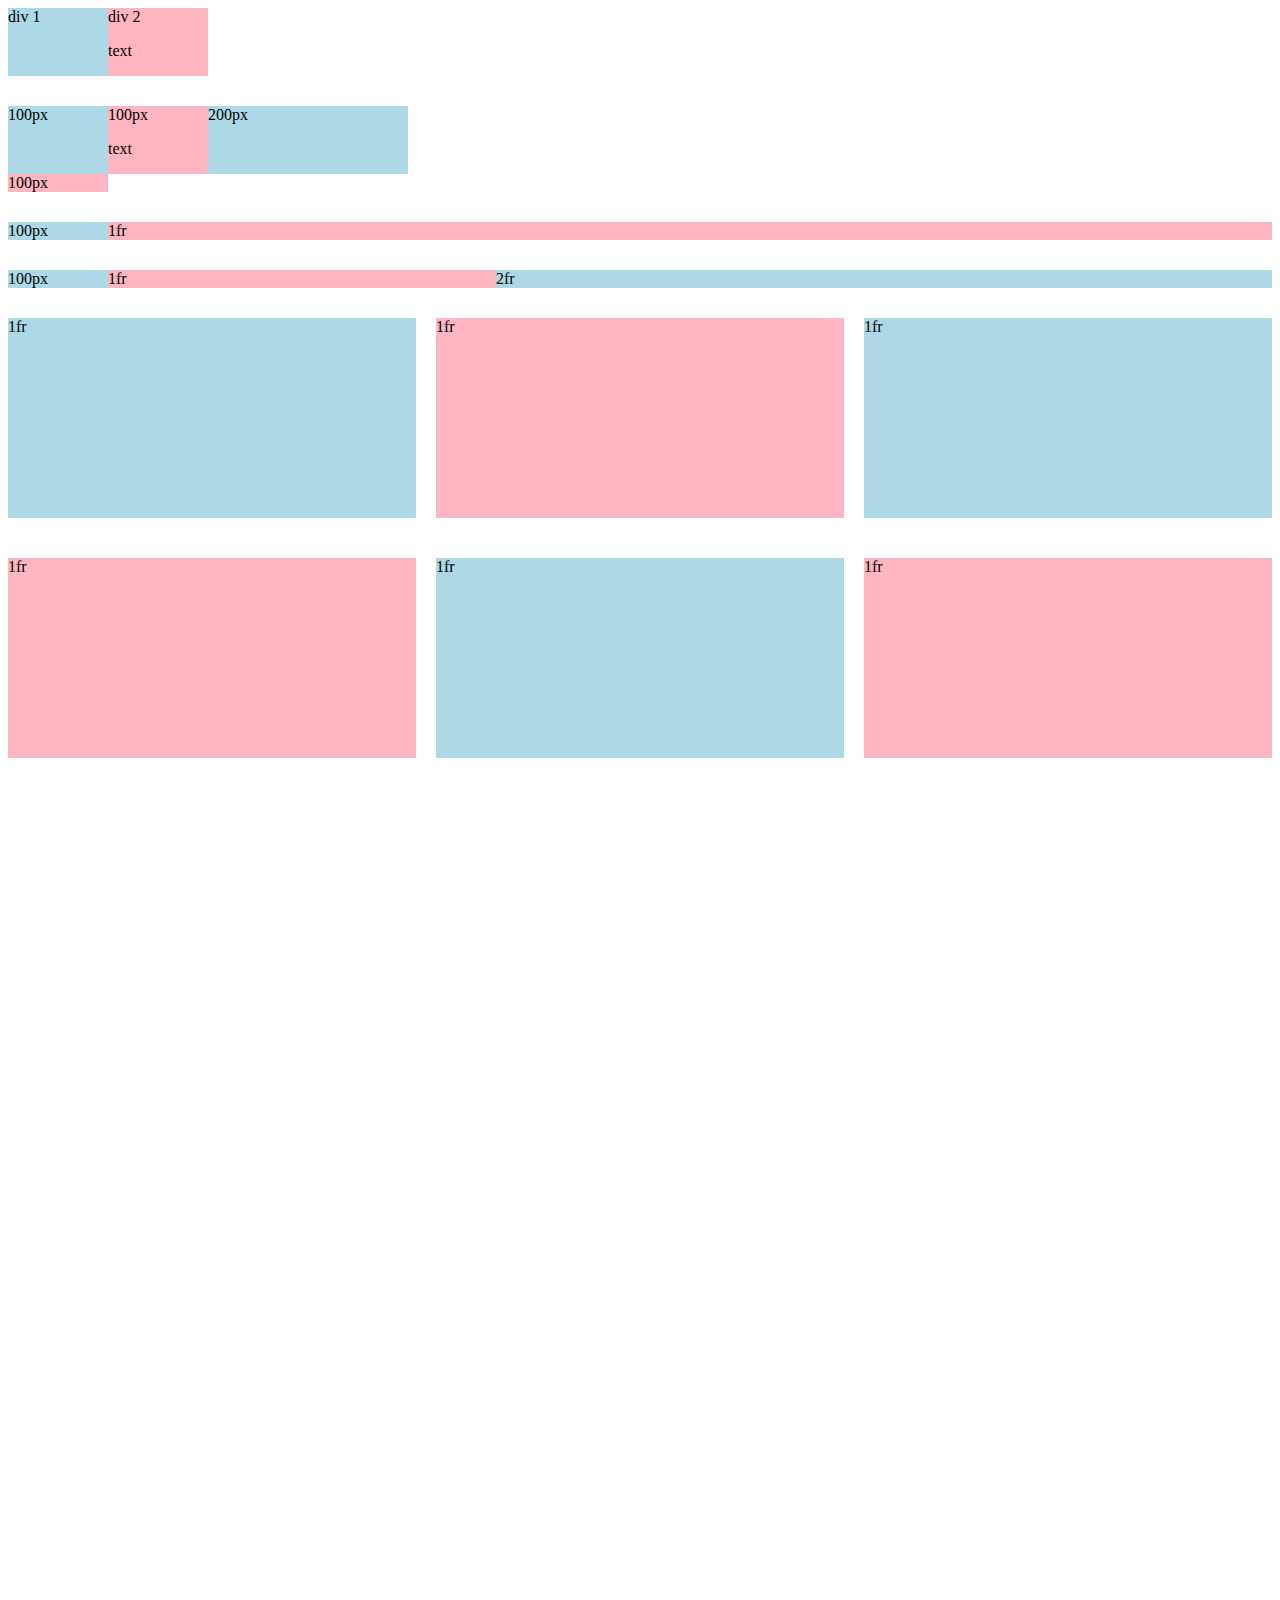
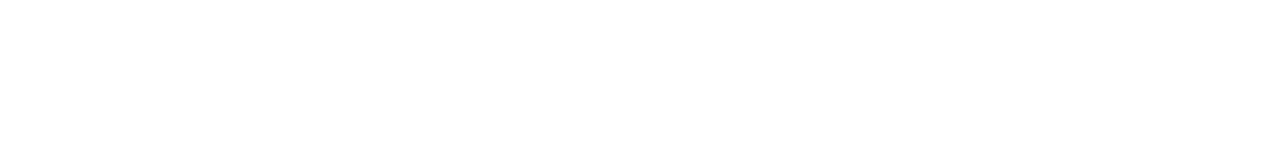
<file: grid.html>
<!DOCTYPE html>
<html lang="en">
<head>
   <title>Grid Practice</title>
</head>
<body style="padding-bottom: 1000px;">
   <div style="
      display: grid;
      grid-template-columns: 100px 100px;
      ">
      <div style="background-color: lightblue;">div 1</div>
      <div style="background-color: lightpink;">div 2<p>text</p></div>
   </div>

   <div style="
      margin-top: 30px;
      display: grid;
      grid-template-columns: 100px 100px 200px;
      ">
      <div style="background-color: lightblue;">100px</div>
      <div style="background-color: lightpink;">100px<p>text</p></div>
      <div style="background-color: lightblue;">200px</div>
      <div style="background-color: lightpink;">100px</div>
   </div>

   <div style="
      margin-top: 30px;
      display: grid;
      grid-template-columns: 100px 1fr;
      ">
      <div style="background-color: lightblue;">100px</div>
      <div style="background-color: lightpink;">1fr</div>
   </div>

   <div style="
      margin-top: 30px;
      display: grid;
      grid-template-columns: 100px 1fr 2fr;
      ">
      <div style="background-color: lightblue;">100px</div>
      <div style="background-color: lightpink;">1fr</div>
      <div style="background-color: lightblue;">2fr</div>
   </div>

   <div style="
      margin-top: 30px;
      display: grid;
      grid-template-columns: 1fr 1fr 1fr;
      column-gap: 20px;
      row-gap: 40px;
      ">
      <div style="background-color: lightblue; height: 200px;">1fr</div>
      <div style="background-color: lightpink; height: 200px;">1fr</div>
      <div style="background-color: lightblue; height: 200px;">1fr</div>
      <div style="background-color: lightpink; height: 200px;">1fr</div>
      <div style="background-color: lightblue; height: 200px;">1fr</div>
      <div style="background-color: lightpink; height: 200px;">1fr</div>
   </div>
</body>
</html>
</file>
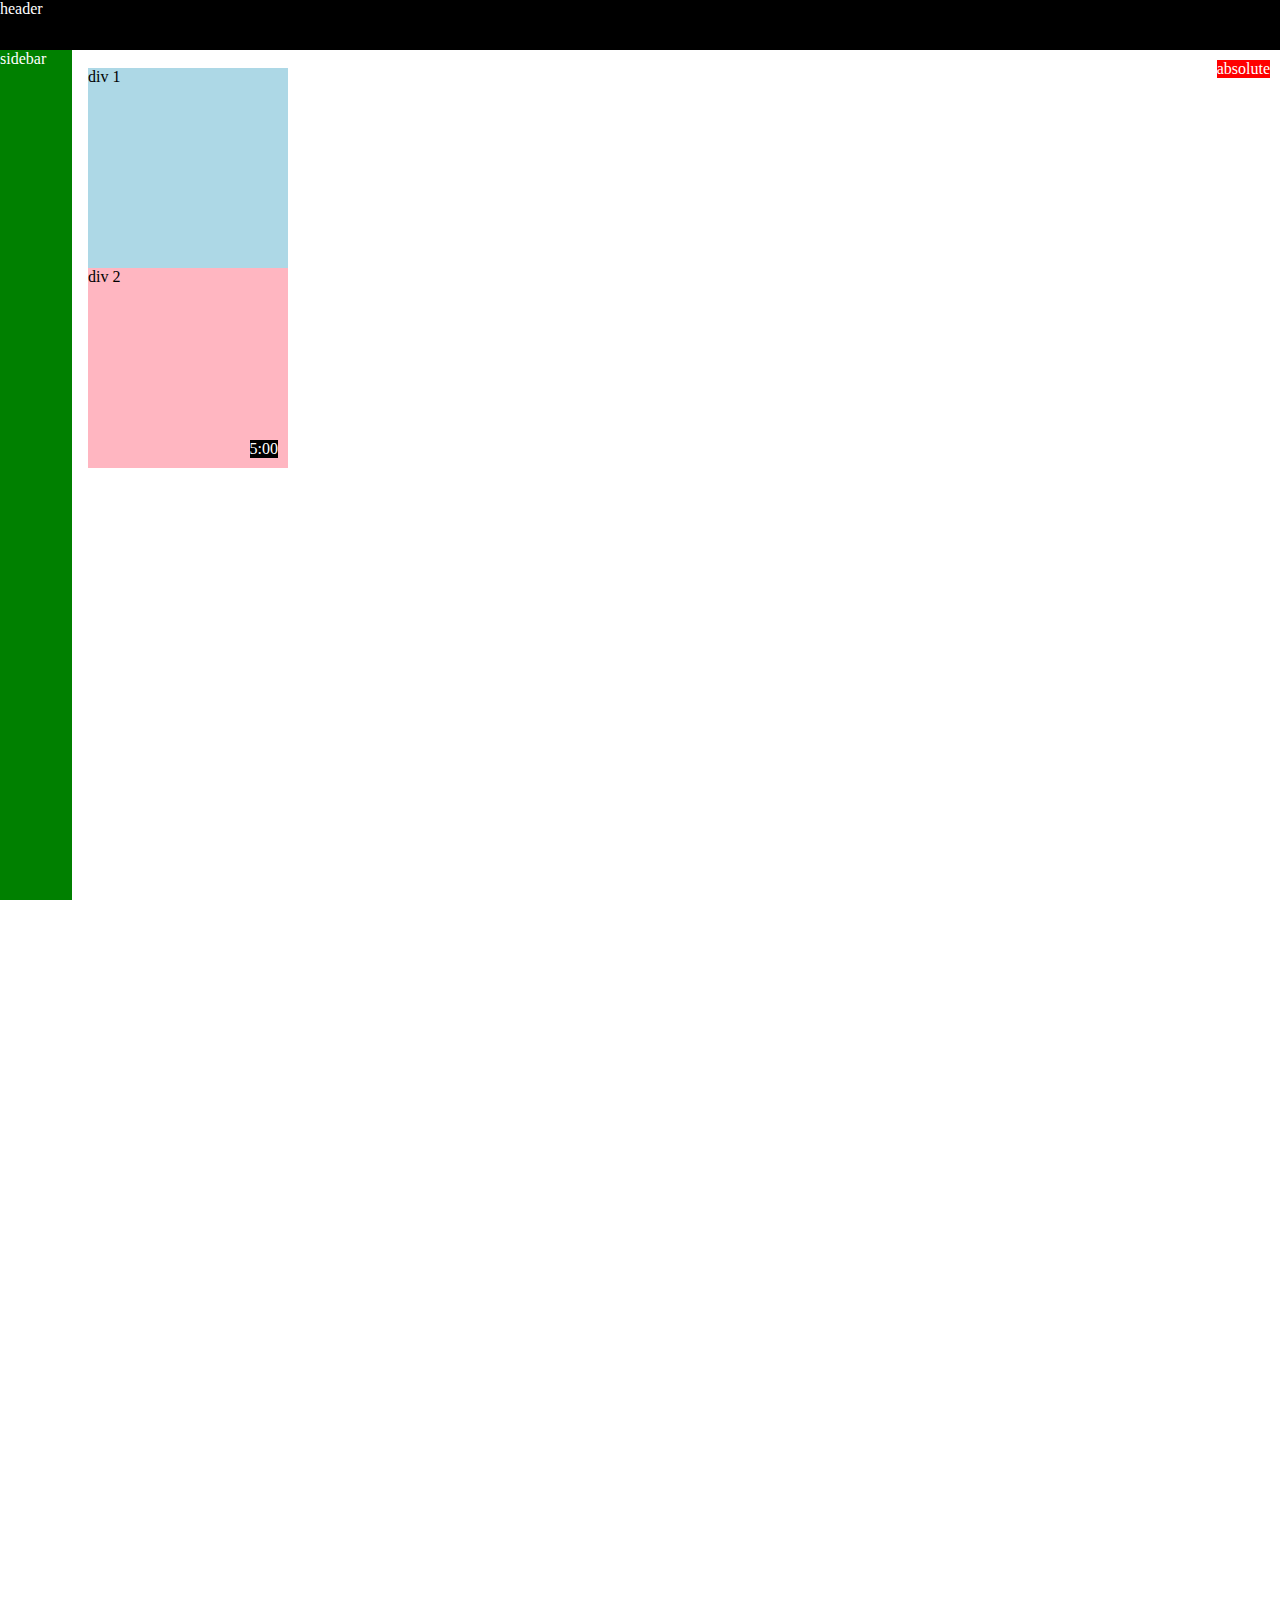
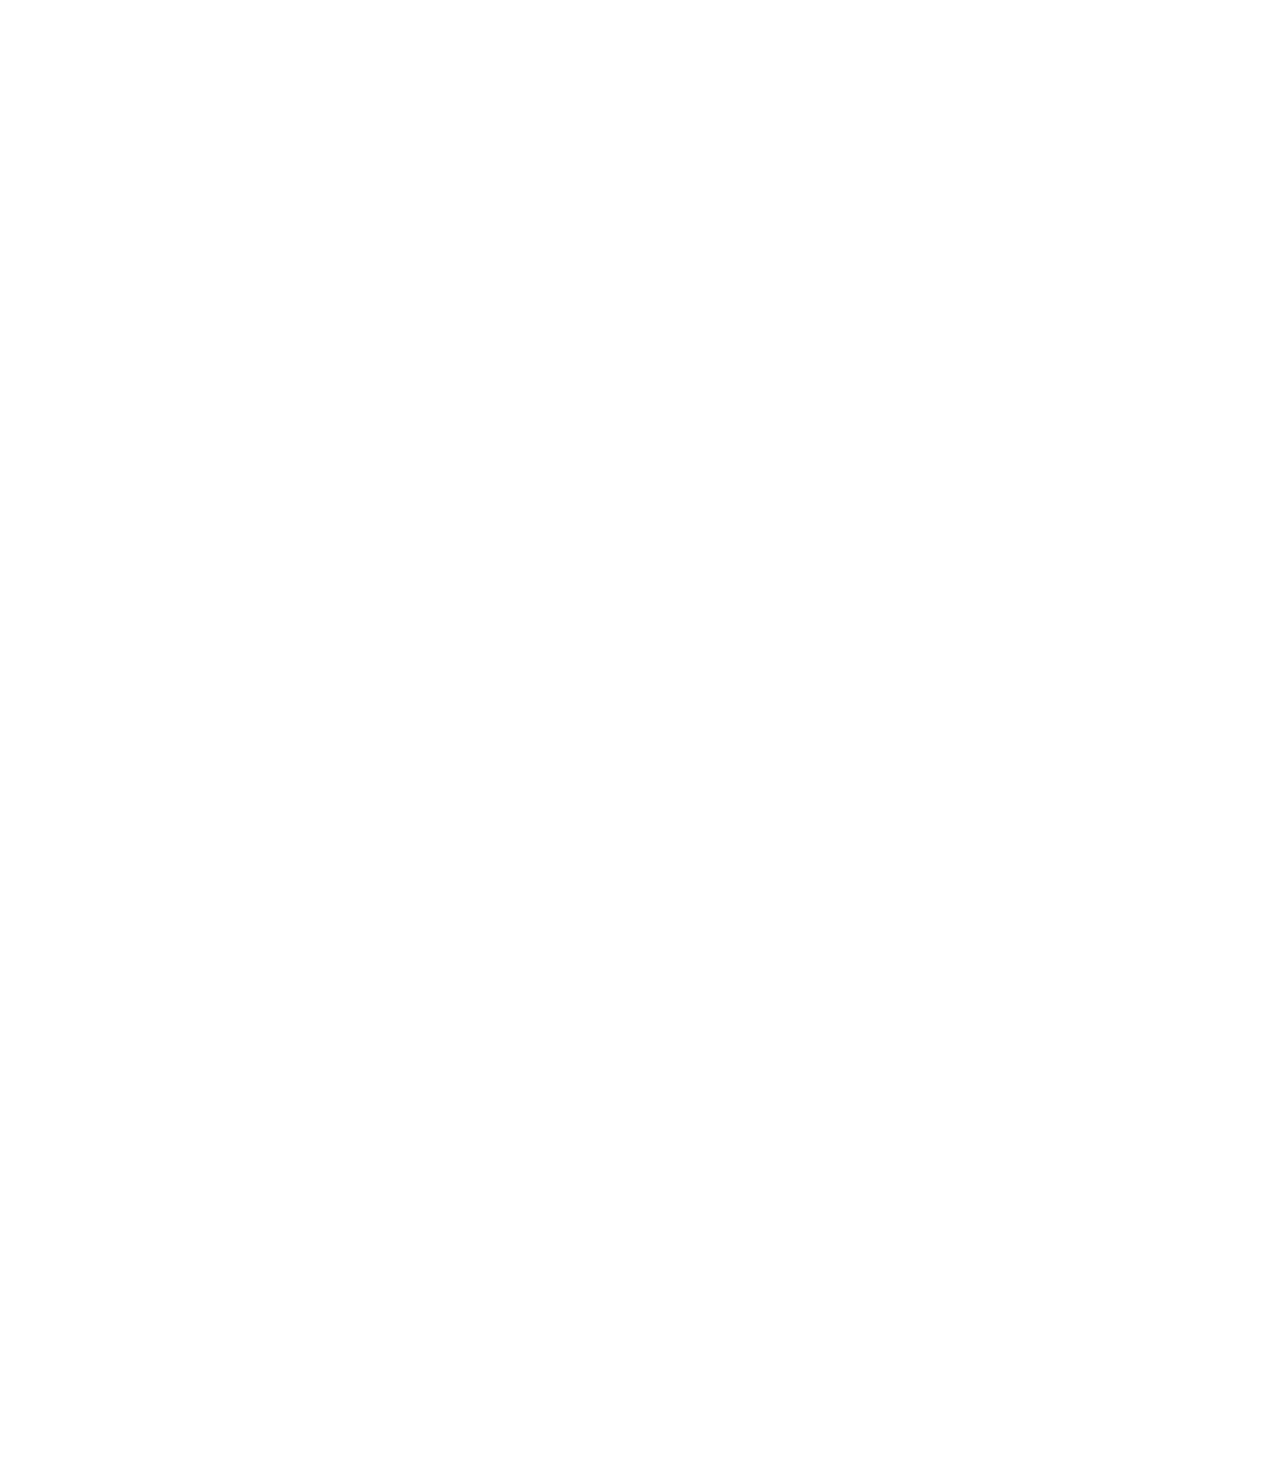
<file: position.html>
<!DOCTYPE html>
<html lang="en">
<head>
   <title>Position Practice</title>
</head>
<body style="
   height: 3000px;
   padding-top: 60px;
   padding-left: 80px;
">
   <div style="
      background-color: black;
      color: white;
      position: fixed;
      top: 0px;
      left: 0px;
      right: 0px;
      height: 50px;
      z-index: 1;
   ">header</div>

   <div style="
      background-color: green;
      color: white;
      position: fixed;
      left: 0;
      bottom: 0;
      top: 50px;
      width: 72px;
   ">
      sidebar
   </div>

   <div style="
      position: absolute;
      background-color: red;
      color: white;
      top: 60px;
      right: 10px;
   ">
      absolute
   </div>

   <div style="
      background-color: lightblue;
      height: 200px;
      width: 200px;
      position: static;
   ">div 1</div>

   <div style="
      background-color: lightpink;
      height: 200px;
      width: 200px;
      position: relative;
   ">div 2
      <div style="
      position: absolute;
      background-color: black;
      color: white;
      bottom: 10px;
      right: 10px;
   ">
      5:00
   </div>   
   </div>
</body>
</html>
</file>
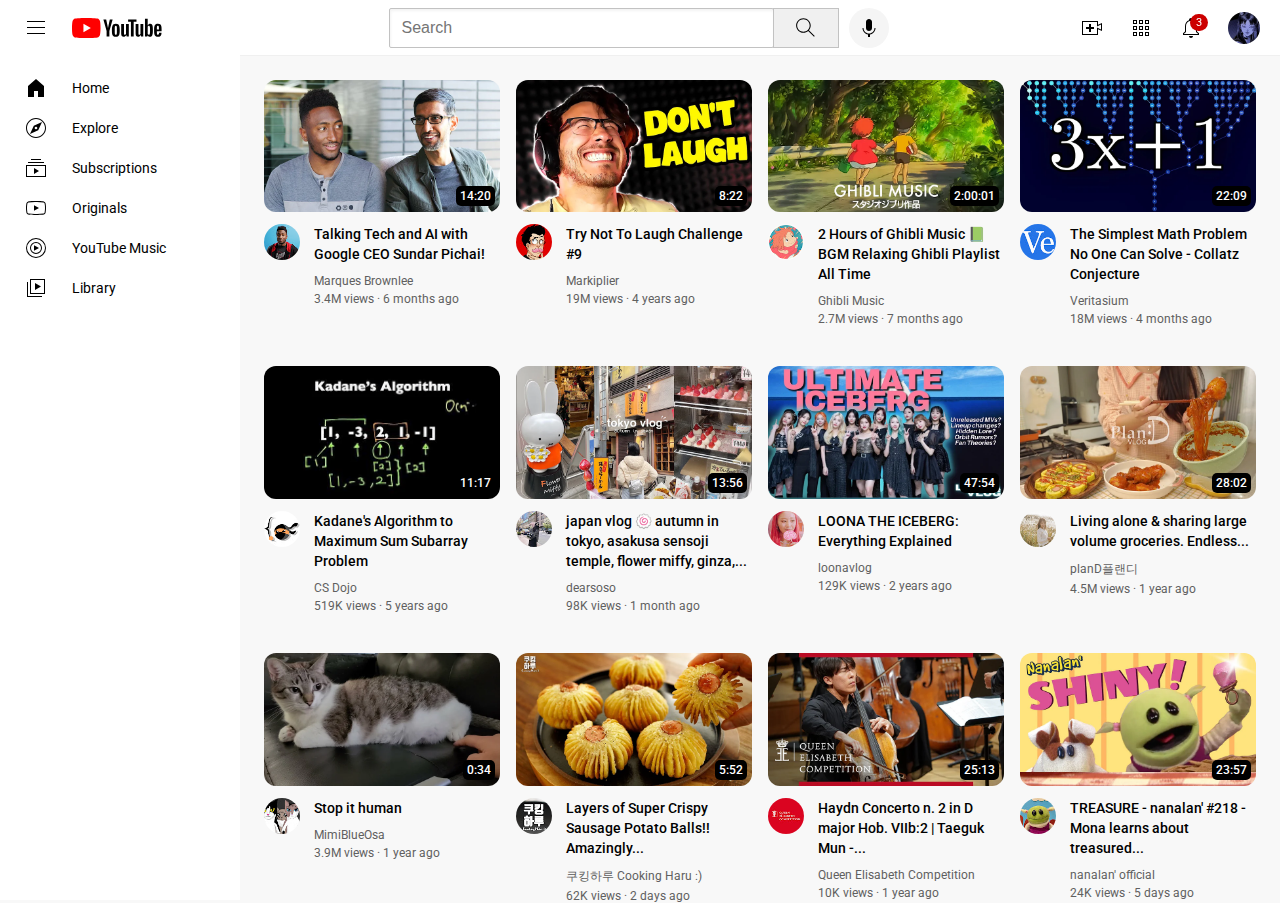
<file: youtube.html>
<!DOCTYPE html>
<html lang="en">
<head>
   <title>YouTube.com Clone</title>
   <link rel="preconnect" href="https://fonts.googleapis.com">
   <link rel="preconnect" href="https://fonts.gstatic.com" crossorigin>
   <link href="https://fonts.googleapis.com/css2?family=Roboto:wght@400;500;700&display=swap" rel="stylesheet">

   <link rel="stylesheet" href="styles/general.css">
   <link rel="stylesheet" href="styles/header.css">
   <link rel="stylesheet" href="styles/video.css">
   <link rel="stylesheet" href="styles/sidebar.css">
</head>
<body>
   <header class="header">
      <div class="left-section">
         <img class="hamburger-menu" src="icons/hamburger-menu.svg">
         <img class="youtube-logo" src="icons/youtube-logo.svg">
      </div>
      <div class="middle-section">
         <input class="search-bar" type="text" placeholder="Search">
         <button class="search-button">
            <img class="search-icon" src="icons/search.svg">
            <div class="tooltip">Search</div>
         </button>
         <button class="voice-search-button">
            <img class="voice-search-icon" src="icons/voice-search-icon.svg">
            <div class="tooltip">Search with your voice</div>
         </button>
      </div>
      <div class="right-section">
         <div class="upload-icon-container">
            <img class="upload-icon" src="icons/upload.svg">
            <div class="tooltip">Create</div>
         </div>
         <div class="youtube-apps-icon-container">
            <img class="youtube-apps-icon" src="icons/youtube-apps.svg">
            <div class="tooltip">YouTube apps</div>
         </div>
         <div class="notifications-icon-container">
            <img class="notifications-icon" src="icons/notifications.svg">
            <div class="notifications-count">3</div>
            <div class="tooltip">Notifications</div>
         </div>
         <img class="current-user-picture" src="channel-pictures/my-channel.jpg">
      </div>
   </header>

   <nav class="sidebar">
      <div class="sidebar-link">
         <img src="icons/home.svg">
         <div>Home</div>
      </div>
      <div class="sidebar-link">
         <img src="icons/explore.svg">
         <div>Explore</div>
      </div>
      <div class="sidebar-link">
         <img src="icons/subscriptions.svg">
         <div>Subscriptions</div>
      </div>
      <div class="sidebar-link">
         <img src="icons/originals.svg">
         <div>Originals</div>
      </div>
      <div class="sidebar-link">
         <img src="icons/youtube-music.svg">
         <div>YouTube Music</div>
      </div>
      <div class="sidebar-link">
         <img src="icons/library.svg">
         <div>Library</div>
      </div>
   </nav>

   <main>
      <section class="video-grid">
         <div class="video-preview">
            <div class="thumbnail-row">
               <a class="video-title-link" href="https://www.youtube.com/watch?v=n2RNcPRtAiY" target="_blank">
                  <img class="thumbnail" src="thumbnails/thumbnail-1.webp">
               </a>
               <div class="video-time">14:20</div>
            </div>
            <div class="video-info-grid">
               <div class="channel-picture">
                  <img class="profile-picture" src="channel-pictures/channel-1.jpeg">
               </div>
               <div class="video-info">
                  <a class="video-title-link" href="https://www.youtube.com/watch?v=n2RNcPRtAiY" target="_blank">
                     <p class="video-title">
                        Talking Tech and AI with Google CEO Sundar Pichai!
                     </p>
                  </a>
                  <p class="video-author">
                     Marques Brownlee
                  </p>
                  <p class="video-stats">
                     3.4M views &centerdot; 6 months ago
                  </p>
               </div>
            </div>
         </div>
      
         <div class="video-preview">
            <div class="thumbnail-row">
               <a class="video-title-link" href="https://www.youtube.com/watch?v=mP0RAo9SKZk" target="_blank">
                  <img class="thumbnail" src="thumbnails/thumbnail-2.webp">
               </a>
               <div class="video-time">8:22</div>
            </div>
            <div class="video-info-grid">
               <div class="channel-picture">
                  <img class="profile-picture" src="channel-pictures/channel-2.jpeg">
               </div>
               <div class="video-info">
                  <a class="video-title-link" href="https://www.youtube.com/watch?v=mP0RAo9SKZk" target="_blank">
                     <p class="video-title">
                        Try Not To Laugh Challenge #9
                     </p>
                  </a>
                  <p class="video-author">
                     Markiplier
                  </p>
                  <p class="video-stats">
                     19M views &centerdot; 4 years ago
                  </p>
               </div>
            </div>
         </div>
      
         <div class="video-preview">
            <div class="thumbnail-row">
               <a class="video-title-link" href="https://www.youtube.com/watch?v=qslT-yj9Oy8" target="_blank">
                  <img class="thumbnail" src="thumbnails/thumbnail-3.webp">
               </a>
               <div class="video-time">2:00:01</div>
            </div>
            <div class="video-info-grid">
               <div class="channel-picture">
                  <img class="profile-picture" src="channel-pictures/channel-3.jpg">
               </div>
               <div class="video-info">
                  <a class="video-title-link" href="https://www.youtube.com/watch?v=qslT-yj9Oy8" target="_blank">
                     <p class="video-title">
                        2 Hours of Ghibli Music 📗 BGM Relaxing Ghibli Playlist All Time
                     </p>
                  </a>
                  <p class="video-author">
                     Ghibli Music
                  </p>
                  <p class="video-stats">
                     2.7M views &centerdot; 7 months ago
                  </p>
               </div>
            </div>
         </div>
      
         <div class="video-preview">
            <div class="thumbnail-row">
               <a class="video-title-link" href="https://www.youtube.com/watch?v=094y1Z2wpJg" target="_blank">
                  <img class="thumbnail" src="thumbnails/thumbnail-4.webp">
               </a>
               <div class="video-time">22:09</div>
            </div>
            <div class="video-info-grid">
               <div class="channel-picture">
                  <img class="profile-picture" src="channel-pictures/channel-4.jpeg">
               </div>
               <div class="video-info">
                  <a class="video-title-link" href="https://www.youtube.com/watch?v=094y1Z2wpJg" target="_blank">
                     <p class="video-title">
                        The Simplest Math Problem No One Can Solve - Collatz Conjecture
                     </p>
                  </a>
                  <p class="video-author">
                     Veritasium
                  </p>
                  <p class="video-stats">
                     18M views &centerdot; 4 months ago
                  </p>
               </div>
            </div>
         </div>
      
         <div class="video-preview">
            <div class="thumbnail-row">
               <a class="video-title-link" href="https://www.youtube.com/watch?v=86CQq3pKSUw" target="_blank">
                  <img class="thumbnail" src="thumbnails/thumbnail-5.webp">
               </a>
               <div class="video-time">11:17</div>
            </div>
            <div class="video-info-grid">
               <div class="channel-picture">
                  <img class="profile-picture" src="channel-pictures/channel-5.jpeg">
               </div>
               <div class="video-info">
                  <a class="video-title-link" href="https://www.youtube.com/watch?v=86CQq3pKSUw" target="_blank">
                     <p class="video-title">
                        Kadane's Algorithm to Maximum Sum Subarray Problem
                     </p>
                  </a>
                  <p class="video-author">
                     CS Dojo
                  </p>
                  <p class="video-stats">
                     519K views &centerdot; 5 years ago
                  </p>
               </div>
            </div>
         </div>
      
         <div class="video-preview">
            <div class="thumbnail-row">
               <a class="video-title-link" href="https://www.youtube.com/watch?v=giKL9ODmIjk" target="_blank">
                  <img class="thumbnail" src="thumbnails/thumbnail-6.webp">
               </a>
               <div class="video-time">13:56</div>
            </div>
            <div class="video-info-grid">
               <div class="channel-picture">
                  <img class="profile-picture" src="channel-pictures/channel-6.jpg">
               </div>
               <div class="video-info">
                  <a class="video-title-link" href="https://www.youtube.com/watch?v=giKL9ODmIjk" target="_blank">
                     <p class="video-title">
                        japan vlog 🍥 autumn in tokyo, asakusa sensoji temple, flower miffy, ginza,...
                     </p>
                  </a>
                  <p class="video-author">
                     dearsoso
                  </p>
                  <p class="video-stats">
                     98K views &centerdot; 1 month ago
                  </p>
               </div>
            </div>
         </div>

         <div class="video-preview">
            <div class="thumbnail-row">
               <a class="video-title-link" href="https://www.youtube.com/watch?v=xrE5-lYB3wc" target="_blank">
                  <img class="thumbnail" src="thumbnails/thumbnail-7.webp">
               </a>
               <div class="video-time">47:54</div>
            </div>
            <div class="video-info-grid">
               <div class="channel-picture">
                  <img class="profile-picture" src="channel-pictures/channel-7.jpg">
               </div>
               <div class="video-info">
                  <a class="video-title-link" href="https://www.youtube.com/watch?v=xrE5-lYB3wc" target="_blank">
                     <p class="video-title">
                        LOONA THE ICEBERG: Everything Explained
                     </p>
                  </a>
                  <p class="video-author">
                     loonavlog
                  </p>
                  <p class="video-stats">
                     129K views &centerdot; 2 years ago
                  </p>
               </div>
            </div>
         </div>

         <div class="video-preview">
            <div class="thumbnail-row">
               <a class="video-title-link" href="https://www.youtube.com/watch?v=yVQLUjYA61Q" target="_blank">
                  <img class="thumbnail" src="thumbnails/thumbnail-8.webp">
               </a>
               <div class="video-time">28:02</div>
            </div>
            <div class="video-info-grid">
               <div class="channel-picture">
                  <img class="profile-picture" src="channel-pictures/channel-8.jpg">
               </div>
               <div class="video-info">
                  <a class="video-title-link" href="https://www.youtube.com/watch?v=yVQLUjYA61Q" target="_blank">
                     <p class="video-title">
                        Living alone & sharing large volume groceries. Endless...
                     </p>
                  </a>
                  <p class="video-author">
                     planD플랜디
                  </p>
                  <p class="video-stats">
                     4.5M views &centerdot; 1 year ago
                  </p>
               </div>
            </div>
         </div>

         <div class="video-preview">
            <div class="thumbnail-row">
               <a class="video-title-link" href="https://www.youtube.com/watch?v=4ezz8TsN82Y" target="_blank">
                  <img class="thumbnail" src="thumbnails/thumbnail-9.webp">
               </a>
               <div class="video-time">0:34</div>
            </div>
            <div class="video-info-grid">
               <div class="channel-picture">
                  <img class="profile-picture" src="channel-pictures/channel-9.jpg">
               </div>
               <div class="video-info">
                  <a class="video-title-link" href="https://www.youtube.com/watch?v=4ezz8TsN82Y" target="_blank">
                     <p class="video-title">
                        Stop it human
                     </p>
                  </a>
                  <p class="video-author">
                     MimiBlueOsa
                  </p>
                  <p class="video-stats">
                     3.9M views &centerdot; 1 year ago
                  </p>
               </div>
            </div>
         </div>

         <div class="video-preview">
            <div class="thumbnail-row">
               <a class="video-title-link" href="https://www.youtube.com/watch?v=w8mmWfdd2B4" target="_blank">
                  <img class="thumbnail" src="thumbnails/thumbnail-10.webp">
               </a>
               <div class="video-time">5:52</div>
            </div>
            <div class="video-info-grid">
               <div class="channel-picture">
                  <img class="profile-picture" src="channel-pictures/channel-10.jpg">
               </div>
               <div class="video-info">
                  <a class="video-title-link" href="https://www.youtube.com/watch?v=w8mmWfdd2B4" target="_blank">
                     <p class="video-title">
                        Layers of Super Crispy Sausage Potato Balls!! Amazingly...
                     </p>
                  </a>
                  <p class="video-author">
                     쿠킹하루 Cooking Haru :)
                  </p>
                  <p class="video-stats">
                     62K views &centerdot; 2 days ago
                  </p>
               </div>
            </div>
         </div>

         <div class="video-preview">
            <div class="thumbnail-row">
               <a class="video-title-link" href="https://www.youtube.com/watch?v=ERiy9L_S8MQ" target="_blank">
                  <img class="thumbnail" src="thumbnails/thumbnail-11.webp">
               </a>
               <div class="video-time">25:13</div>
            </div>
            <div class="video-info-grid">
               <div class="channel-picture">
                  <img class="profile-picture" src="channel-pictures/channel-11.jpg">
               </div>
               <div class="video-info">
                  <a class="video-title-link" href="https://www.youtube.com/watch?v=ERiy9L_S8MQ" target="_blank">
                     <p class="video-title">
                        Haydn Concerto n. 2 in D major Hob. VIIb:2 | Taeguk Mun -...
                     </p>
                  </a>
                  <p class="video-author">
                     Queen Elisabeth Competition
                  </p>
                  <p class="video-stats">
                     10K views &centerdot; 1 year ago
                  </p>
               </div>
            </div>
         </div>

         <div class="video-preview">
            <div class="thumbnail-row">
               <a class="video-title-link" href="https://www.youtube.com/watch?v=PSBJtQ2sVeo" target="_blank">
                  <img class="thumbnail" src="thumbnails/thumbnail-12.webp">
               </a>
               <div class="video-time">23:57</div>
            </div>
            <div class="video-info-grid">
               <div class="channel-picture">
                  <img class="profile-picture" src="channel-pictures/channel-12.jpg">
               </div>
               <div class="video-info">
                  <a class="video-title-link" href="https://www.youtube.com/watch?v=PSBJtQ2sVeo" target="_blank">
                     <p class="video-title">
                        TREASURE - nanalan' #218 - Mona learns about treasured...
                     </p>
                  </a>
                  <p class="video-author">
                     nanalan' official
                  </p>
                  <p class="video-stats">
                     24K views &centerdot; 5 days ago
                  </p>
               </div>
            </div>
         </div>
      </section>
   </main>
</body>
</html>
</file>
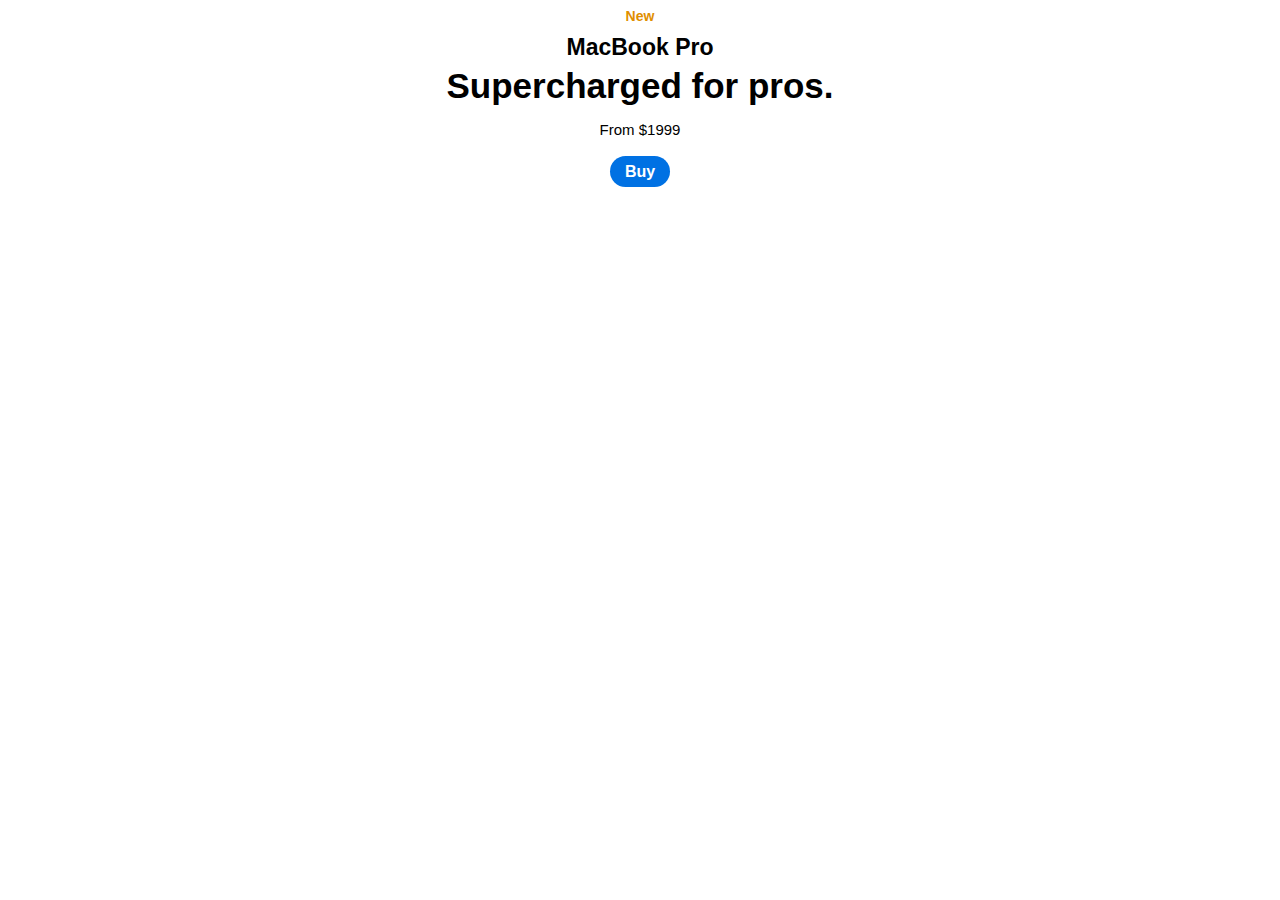
<file: intro-to-html/text.html>
<!DOCTYPE html>
<html lang="en">
<head>
   <style>
      p {
         font-family: San system-ui, -apple-system, BlinkMacSystemFont, 'Segoe UI', Roboto, Oxygen, Ubuntu, Cantarell, 'Open Sans', 'Helvetica Neue', sans-serif;
         text-align: center;
         margin-top: 0;
         margin-bottom: 0;
      }

      .new {
         font-size: 14px;
         font-weight: bold;
         color: rgb(224, 142, 0);
         margin-bottom: 10px;
      }

      .product {
         font-size: 23px;
         font-weight: bold; 
         margin-bottom: 5px;       
      }

      .title {
         font-size: 35px;
         font-weight: bold;
         margin-bottom: 15px;
      }

      .price {
         font-size: 15px;
         margin-bottom: 25px;
      }

      .buy-button {
         background-color: rgb(0, 113, 227);
         color: white;
         border: none;
         border-radius: 30px;
         padding: 7px 15px 7px 15px;
         font-weight: bold;
         cursor: pointer;
      }
   </style>
</head>
<body>
   <p class="new">New</p>
   <p class="product">MacBook Pro</p>
   <p class="title">Supercharged for pros.</p>
   <p class="price">From $1999</p>
   <p><span class="buy-button">Buy</span></p>
</body>
</html>
</file>
<file: styles/general.css>
body {
   font-family: Roboto, Arial;
}

@media (min-width: 1200.1px) {
   body {
      margin: 0;
      padding-top: 80px;
      padding-left: 96px;
      padding-right: 24px;
      background-color: rgb(248, 248, 248);
      margin-left: 168px;
   }

   p {
      margin-top: 0;
      margin-bottom: 0;
   }
}

@media (max-width: 1200px) {
   p {
      margin-top: 0;
      margin-bottom: 0;
   }
   
   body {
      margin: 0;
      padding-top: 80px;
      padding-left: 96px;
      padding-right: 24px;
      background-color: rgb(248, 248, 248);
   }
}
</file>
<file: styles/header.css>
.header {
   height: 55px;
   display: flex;
   flex-direction: row;
   justify-content: space-between;

   position: fixed;
   top: 0;
   left: 0;
   right: 0;

   background-color: white;
   border-bottom-width: 1px;
   border-bottom-style: solid;
   border-bottom-color: rgb(240, 240, 240);
   z-index: 100;
}

.left-section {  
   display: flex;
   align-items: center;
}

.hamburger-menu {
   height: 24px;
   margin-left: 24px;
   margin-right: 24px;
}

.youtube-logo {
   height: 20px;
}

.middle-section {
   flex: 1;
   margin-left: 70px;
   margin-right: 35px;
   max-width: 500px;
   display: flex;
   align-items: center;
}

.search-bar {
   flex: 1;
   height: 36px;
   padding-left: 12px;
   font-size: 16px;
   border: 1px solid rgb(194, 194, 194);
   border-radius: 2px;
   box-shadow: inset 1px 2px 3px rgba(0,0,0,0.05);
   width: 0;
}

.search-bar::placeholder {
   font-size: 16px;
}

.search-button {
   height: 40px;
   width: 66px;
   background-color: rgb(240,240,240);
   border-width: 1px;
   border-style: solid;
   border-color: rgb(194, 194, 194);
   margin-left: -1px;
   margin-right: 10px;
}

.search-icon {
   height: 25px;
}

.search-button,
.voice-search-button,
.upload-icon-container,
.youtube-apps-icon-container,
.notifications-icon-container {
   display: flex;
   justify-content: center;
   align-items: center;
   position: relative;
}

.search-button .tooltip,
.voice-search-button .tooltip, 
.upload-icon-container .tooltip,
.youtube-apps-icon-container .tooltip,
.notifications-icon-container .tooltip {
   position: absolute;
   background-color: gray;
   color: white;
   padding: 4px 8px 4px 8px;
   border-radius: 2px;
   font-size: 12px;
   bottom: -30px;
   opacity: 0;
   transition: opacity 0.15s;
   pointer-events: none;
   white-space: nowrap;
}

.search-button:hover .tooltip,
.voice-search-button:hover .tooltip,
.upload-icon-container:hover .tooltip,
.youtube-apps-icon-container:hover .tooltip,
.notifications-icon-container:hover .tooltip {
   opacity: 1;
}

.voice-search-button {
   height: 40px;
   width: 40px;
   border-radius: 20px;
   border: none;
   background-color: rgb(245,245,245);
}

.voice-search-icon {
   height: 24px;
}

.right-section {
   width: 180px;
   display: flex;
   align-items: center;
   justify-content: space-between;
   margin-right: 20px;
   flex-shrink: 0;
}

.upload-icon {
   height: 24px;
}

.youtube-apps-icon {
   height: 24px;
}

.notifications-icon {
   height: 24px;
}

.notifications-icon-container {
   position: relative;
}

.notifications-count {
   position: absolute;
   top: -2px;
   right: -5px;
   background-color: rgb(204, 0, 0);
   color: white;
   font-size: 11px;
   padding: 2px 6px 2px 6px;
   border-radius: 10px;
}

.current-user-picture {
   height: 32px;
   border-radius: 16px;
}
</file>
<file: styles/video.css>
.thumbnail {
   width: 100%;
   border-radius: 12px;
}

.video-title {
   margin-top: 0;
   font-size: 14px;
   font-weight: 500;
   line-height: 20px;
   margin-bottom: 10px;
}

.video-title-link {
   text-decoration: none;
   color: black;
}

.video-info-grid {
   display: grid;
   grid-template-columns: 50px 1fr;
}

.profile-picture {
   width: 36px;
   border-radius: 50px;
}

.thumbnail-row {
   margin-bottom: 8px;
   position: relative;
}

.video-author,
.video-stats {
   font-size: 12px;
   color: rgb(96, 96, 96);
}

.video-author {
   margin-bottom: 4px;
}

.video-grid {
   display: grid;
   grid-template-columns: 1fr 1fr 1fr;
   column-gap: 16px;
   row-gap: 40px;
}

/* Only activates if screen size <= max width */
@media (max-width: 750px) {
   .video-grid {
      grid-template-columns: 1fr 1fr;
   }
}

@media (min-width: 751px) and (max-width: 999px) {
   .video-grid {
      grid-template-columns: 1fr 1fr 1fr;
   }
}

@media (min-width: 1000px) {
   .video-grid {
      grid-template-columns: 1fr 1fr 1fr 1fr;
   }
}

.video-time {
   font-size: 12px;
   font-weight: 500;
   padding: 3px 4px 3px 4px;
   border-radius: 5px;
   background-color: black;
   color: white;
   position: absolute;
   bottom: 10px;
   right: 5px;
}
</file>
<file: styles/sidebar.css>
@media (max-width: 1200px) {
   .sidebar {
      position: fixed;
      left: 0;
      bottom: 0;
      top: 55px;
      background-color: white;
      width: 72px;
      z-index: 200;
      padding-top: 5px;
   }

   .sidebar-link {
      height: 74px;
      display: flex;
      flex-direction: column;
      justify-content: center;
      align-items: center;
      cursor: pointer;
   }
   
   .sidebar-link:hover {
      background-color: rgb(235, 235, 235);
      border-radius: 12px;
   }
   
   .sidebar-link img {
      height: 24px;
      margin-bottom: 5px;
   }
   
   .sidebar-link div {
      font-size: 10px;
   }
}

@media (min-width: 1200.1px) {
   .sidebar {
      position: fixed;
      left: 0;
      bottom: 0;
      top: 55px;
      background-color: white;
      width: 240px;
      z-index: 200;
      padding-top: 13px;
   }

   .sidebar-link {
      display: flex;
      align-items: center;
      cursor: pointer;
      padding: 8px 24px;
   }
   
   .sidebar-link:hover {
      background-color: rgb(235, 235, 235);
      border-radius: 12px;
   }
   
   .sidebar-link img {
      height: 24px;
      margin-right: 24px;
   }
   
   .sidebar-link div {
      font-size: 14px;
   }
}
</file>
<file: 8.css>
.title {
   font-family: Arial;
   font-size: 33px;
   margin-bottom: 20px;
}

input {
   display: block;
   background-color: rgb(240,240,240);
   border: none;
   padding: 10px 15px 10px 15px;
   width: 300px;
   margin: 5px 5px 5px 0;
}

.destination-field {
   margin-bottom: 30px;
}

.request-button {
   background-color: black;
   color: white;
   border: none;
   padding: 10px 18px 10px 18px;
   margin-right: 15px;
   cursor: pointer;
}

.schedule-button {
   background-color: rgb(240,240,240);
   color: black;
   border: none;
   padding: 10px 18px 10px 18px;
   cursor: pointer;
}
</file>
<file: 9g.css>
p {
   font-family: Arial;
   margin-top: 0;
   margin-bottom: 0;
}

.profile-grid {
   display: grid;
   grid-template-columns: 200px 200px 200px;
   column-gap: 20px;
}

.profile {
   box-shadow: 0 0 5px rgba(0,0,0,0.3);
   width: 200px;
   vertical-align: top;
   margin-right: 15px;
}

.profile-picture {
   width: 200px;
   margin-bottom: 12px;
   object-fit: cover;
}

.name {
   font-size: 18px;
   font-weight: bold;
   margin-left: 8px;
   margin-bottom: 4px;
}

.mutual-friends {
   color: gray;
}

.mutual-friends-row {
   display: grid;
   grid-template-columns: 35px 1fr;
   align-items: center;
   margin-left: 8px;
   margin-bottom: 10px;
 }

 .mutual-friend-picture {
   height: 28px;
   width: 28px;
   object-fit: cover;
   border-radius: 14px;
   vertical-align: middle;
   margin-right: 4px;
 }

.add-friend-button {
   background-color: rgb(24,119,242);
   color: white;
   border: none;
   margin-left: 8px;
   margin-bottom: 10px;
   padding: 10px 20px 10px 20px;
   border-radius: 4px;
   cursor: pointer;
}
</file>
